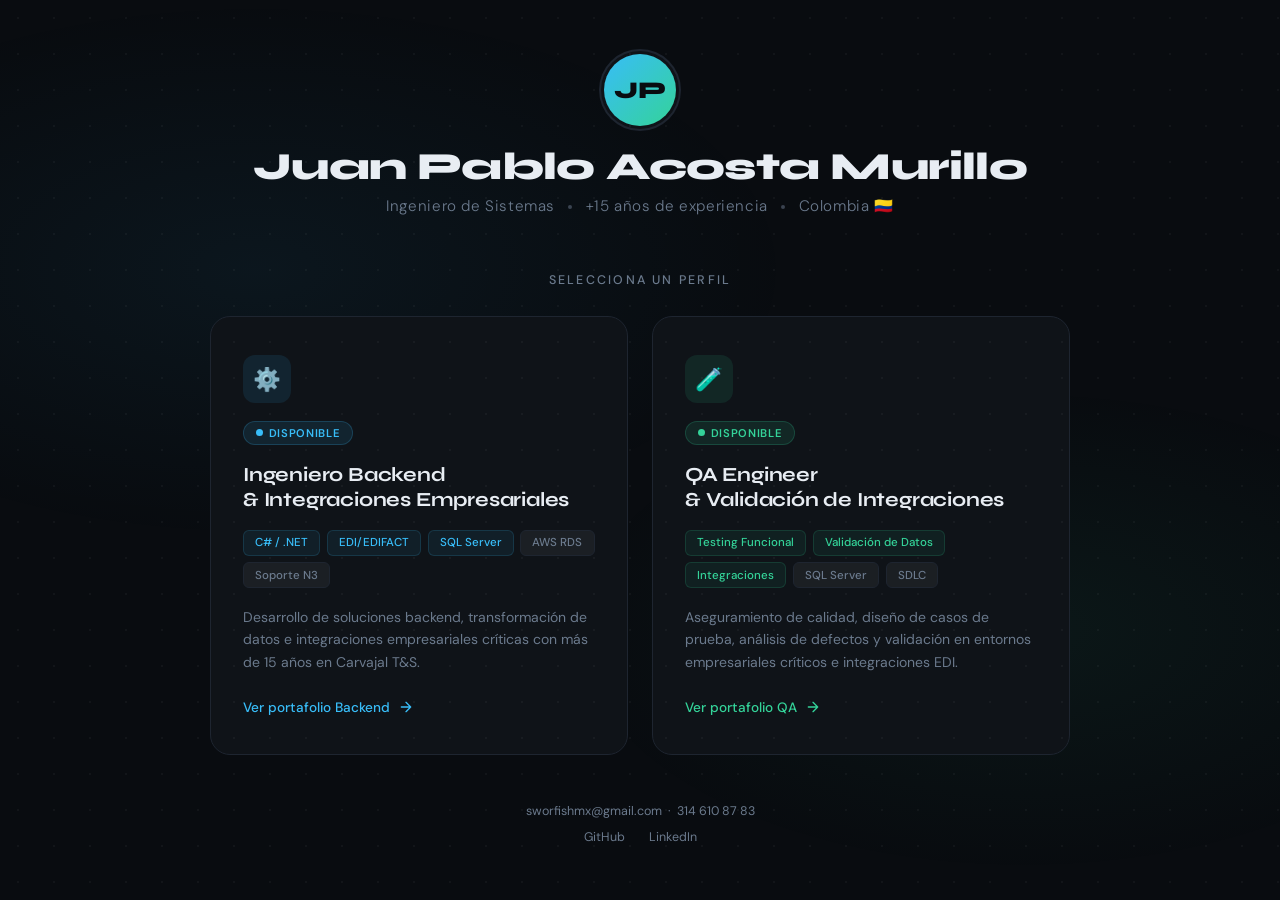
<file: index.html>
<!DOCTYPE html>
<html lang="es">
<head>
  <meta charset="UTF-8" />
  <meta name="viewport" content="width=device-width, initial-scale=1.0" />
  <title>Juan Pablo Acosta Murillo</title>
  <link href="https://fonts.googleapis.com/css2?family=Syne:wght@400;600;700;800&family=DM+Sans:ital,wght@0,300;0,400;0,500;1,300&display=swap" rel="stylesheet" />
  <style>
    *, *::before, *::after { box-sizing: border-box; margin: 0; padding: 0; }

    :root {
      --bg:        #090c10;
      --surface:   #0f1318;
      --border:    #1e2530;
      --accent-b:  #38bdf8;   /* backend — sky blue  */
      --accent-q:  #34d399;   /* qa      — emerald   */
      --text:      #e8edf3;
      --muted:     #6b7a8d;
      --glow-b:    rgba(56,189,248,.18);
      --glow-q:    rgba(52,211,153,.18);
    }

    html { scroll-behavior: smooth; }

    body {
      font-family: 'DM Sans', sans-serif;
      background: var(--bg);
      color: var(--text);
      min-height: 100vh;
      display: flex;
      flex-direction: column;
      align-items: center;
      justify-content: center;
      padding: 2rem 1.5rem;
      overflow-x: hidden;
    }

    /* ── background texture ── */
    body::before {
      content: '';
      position: fixed; inset: 0;
      background:
        radial-gradient(ellipse 70% 50% at 20% 30%, rgba(56,189,248,.06) 0%, transparent 60%),
        radial-gradient(ellipse 60% 45% at 80% 70%, rgba(52,211,153,.06) 0%, transparent 60%);
      pointer-events: none;
    }

    /* grid dots */
    body::after {
      content: '';
      position: fixed; inset: 0;
      background-image: radial-gradient(circle, rgba(255,255,255,.04) 1px, transparent 1px);
      background-size: 36px 36px;
      pointer-events: none;
    }

    /* ── header ── */
    .header {
      text-align: center;
      margin-bottom: 3.5rem;
      animation: fadeUp .7s ease both;
    }

    .avatar {
      width: 72px; height: 72px;
      border-radius: 50%;
      background: linear-gradient(135deg, var(--accent-b), var(--accent-q));
      display: flex; align-items: center; justify-content: center;
      font-family: 'Syne', sans-serif;
      font-weight: 800;
      font-size: 1.5rem;
      color: #090c10;
      margin: 0 auto 1.25rem;
      box-shadow: 0 0 0 3px var(--surface), 0 0 0 5px var(--border);
    }

    .name {
      font-family: 'Syne', sans-serif;
      font-size: clamp(1.6rem, 4vw, 2.4rem);
      font-weight: 800;
      letter-spacing: -.02em;
      line-height: 1.1;
      margin-bottom: .45rem;
    }

    .subtitle {
      color: var(--muted);
      font-size: .95rem;
      font-weight: 300;
      letter-spacing: .04em;
    }

    .subtitle span {
      display: inline-block;
      width: 4px; height: 4px;
      border-radius: 50%;
      background: var(--muted);
      vertical-align: middle;
      margin: 0 .55rem;
      opacity: .5;
    }

    /* ── chooser label ── */
    .choose-label {
      text-align: center;
      font-size: .78rem;
      font-weight: 500;
      letter-spacing: .18em;
      text-transform: uppercase;
      color: var(--muted);
      margin-bottom: 1.75rem;
      animation: fadeUp .7s .15s ease both;
    }

    /* ── cards grid ── */
    .cards {
      display: grid;
      grid-template-columns: repeat(auto-fit, minmax(300px, 1fr));
      gap: 1.5rem;
      width: 100%;
      max-width: 860px;
      animation: fadeUp .7s .25s ease both;
    }

    .card {
      position: relative;
      background: var(--surface);
      border: 1px solid var(--border);
      border-radius: 20px;
      padding: 2.4rem 2rem;
      cursor: pointer;
      text-decoration: none;
      color: inherit;
      display: flex;
      flex-direction: column;
      gap: 1.1rem;
      transition: transform .3s ease, border-color .3s ease, box-shadow .3s ease;
      overflow: hidden;
    }

    .card::before {
      content: '';
      position: absolute; inset: 0;
      border-radius: 20px;
      opacity: 0;
      transition: opacity .35s ease;
    }

    .card-backend::before  { background: radial-gradient(ellipse 80% 60% at 30% 20%, var(--glow-b), transparent 70%); }
    .card-qa::before       { background: radial-gradient(ellipse 80% 60% at 30% 20%, var(--glow-q), transparent 70%); }

    .card:hover { transform: translateY(-6px); }
    .card-backend:hover  { border-color: var(--accent-b); box-shadow: 0 20px 60px rgba(56,189,248,.12); }
    .card-qa:hover       { border-color: var(--accent-q); box-shadow: 0 20px 60px rgba(52,211,153,.12); }
    .card:hover::before  { opacity: 1; }

    /* corner accent line */
    .card::after {
      content: '';
      position: absolute;
      top: 0; left: 2rem; right: 2rem;
      height: 2px;
      border-radius: 0 0 4px 4px;
      transform: scaleX(0);
      transition: transform .35s ease;
    }
    .card-backend::after { background: linear-gradient(90deg, transparent, var(--accent-b), transparent); }
    .card-qa::after      { background: linear-gradient(90deg, transparent, var(--accent-q), transparent); }
    .card:hover::after   { transform: scaleX(1); }

    .card-icon {
      width: 48px; height: 48px;
      border-radius: 12px;
      display: flex; align-items: center; justify-content: center;
      font-size: 1.4rem;
      flex-shrink: 0;
    }
    .card-backend .card-icon { background: rgba(56,189,248,.1); }
    .card-qa      .card-icon { background: rgba(52,211,153,.1); }

    .card-badge {
      display: inline-flex;
      align-items: center;
      gap: .35rem;
      padding: .25rem .75rem;
      border-radius: 999px;
      font-size: .7rem;
      font-weight: 600;
      letter-spacing: .06em;
      text-transform: uppercase;
      align-self: flex-start;
    }
    .card-backend .card-badge { background: rgba(56,189,248,.1); color: var(--accent-b); border: 1px solid rgba(56,189,248,.2); }
    .card-qa      .card-badge { background: rgba(52,211,153,.1); color: var(--accent-q); border: 1px solid rgba(52,211,153,.2); }

    .card-title {
      font-family: 'Syne', sans-serif;
      font-size: 1.25rem;
      font-weight: 700;
      line-height: 1.25;
      letter-spacing: -.01em;
    }

    .card-pills {
      display: flex;
      flex-wrap: wrap;
      gap: .4rem;
    }

    .pill {
      padding: .28rem .7rem;
      border-radius: 6px;
      font-size: .72rem;
      font-weight: 500;
      background: rgba(255,255,255,.05);
      color: var(--muted);
      border: 1px solid var(--border);
    }
    .card-backend .pill-accent { color: var(--accent-b); background: rgba(56,189,248,.07); border-color: rgba(56,189,248,.15); }
    .card-qa      .pill-accent { color: var(--accent-q); background: rgba(52,211,153,.07); border-color: rgba(52,211,153,.15); }

    .card-desc {
      font-size: .875rem;
      color: var(--muted);
      line-height: 1.6;
    }

    .card-cta {
      display: flex;
      align-items: center;
      gap: .5rem;
      font-size: .85rem;
      font-weight: 500;
      margin-top: auto;
      padding-top: .5rem;
    }
    .card-backend .card-cta { color: var(--accent-b); }
    .card-qa      .card-cta { color: var(--accent-q); }

    .card-cta svg { transition: transform .25s ease; }
    .card:hover .card-cta svg { transform: translateX(5px); }

    /* ── footer ── */
    .footer {
      margin-top: 3rem;
      text-align: center;
      font-size: .78rem;
      color: var(--muted);
      animation: fadeUp .7s .4s ease both;
    }
    .footer a { color: var(--muted); text-decoration: none; border-bottom: 1px solid transparent; transition: border-color .2s, color .2s; }
    .footer a:hover { color: var(--text); border-color: var(--muted); }
    .footer-links { display: flex; justify-content: center; gap: 1.5rem; margin-top: .6rem; }

    /* ── animations ── */
    @keyframes fadeUp {
      from { opacity: 0; transform: translateY(20px); }
      to   { opacity: 1; transform: translateY(0); }
    }

    /* ── responsive ── */
    @media (max-width: 540px) {
      .cards { grid-template-columns: 1fr; }
      .card { padding: 1.75rem 1.5rem; }
    }
  </style>
</head>
<body>

  <header class="header">
    <div class="avatar">JP</div>
    <h1 class="name">Juan Pablo Acosta Murillo</h1>
    <p class="subtitle">
      Ingeniero de Sistemas
      <span></span>
      +15 años de experiencia
      <span></span>
      Colombia 🇨🇴
    </p>
  </header>

  <p class="choose-label">Selecciona un perfil</p>

  <div class="cards">

    <!-- BACKEND -->
    <a class="card card-backend" href="./backend/index.html">
      <div class="card-icon">⚙️</div>
      <span class="card-badge">
        <svg width="7" height="7" viewBox="0 0 8 8"><circle cx="4" cy="4" r="4" fill="currentColor"/></svg>
        Disponible
      </span>
      <h2 class="card-title">Ingeniero Backend<br/>& Integraciones Empresariales</h2>
      <div class="card-pills">
        <span class="pill pill-accent">C# / .NET</span>
        <span class="pill pill-accent">EDI/EDIFACT</span>
        <span class="pill pill-accent">SQL Server</span>
        <span class="pill">AWS RDS</span>
        <span class="pill">Soporte N3</span>
      </div>
      <p class="card-desc">
        Desarrollo de soluciones backend, transformación de datos e integraciones 
        empresariales críticas con más de 15 años en Carvajal T&S.
      </p>
      <div class="card-cta">
        Ver portafolio Backend
        <svg width="16" height="16" viewBox="0 0 24 24" fill="none" stroke="currentColor" stroke-width="2" stroke-linecap="round" stroke-linejoin="round"><path d="M5 12h14M12 5l7 7-7 7"/></svg>
      </div>
    </a>

    <!-- QA -->
    <a class="card card-qa" href="./qa/index.html">
      <div class="card-icon">🧪</div>
      <span class="card-badge">
        <svg width="7" height="7" viewBox="0 0 8 8"><circle cx="4" cy="4" r="4" fill="currentColor"/></svg>
        Disponible
      </span>
      <h2 class="card-title">QA Engineer<br/>& Validación de Integraciones</h2>
      <div class="card-pills">
        <span class="pill pill-accent">Testing Funcional</span>
        <span class="pill pill-accent">Validación de Datos</span>
        <span class="pill pill-accent">Integraciones</span>
        <span class="pill">SQL Server</span>
        <span class="pill">SDLC</span>
      </div>
      <p class="card-desc">
        Aseguramiento de calidad, diseño de casos de prueba, análisis de defectos 
        y validación en entornos empresariales críticos e integraciones EDI.
      </p>
      <div class="card-cta">
        Ver portafolio QA
        <svg width="16" height="16" viewBox="0 0 24 24" fill="none" stroke="currentColor" stroke-width="2" stroke-linecap="round" stroke-linejoin="round"><path d="M5 12h14M12 5l7 7-7 7"/></svg>
      </div>
    </a>

  </div>

  <footer class="footer">
    <p>sworfishmx@gmail.com &nbsp;·&nbsp; 314 610 87 83</p>
    <div class="footer-links">
      <a href="https://github.com/GitJPam" target="_blank">GitHub</a>
      <a href="https://www.linkedin.com/in/juan-pablo-a-18717046/" target="_blank">LinkedIn</a>
    </div>
  </footer>

</body>
</html>
</file>
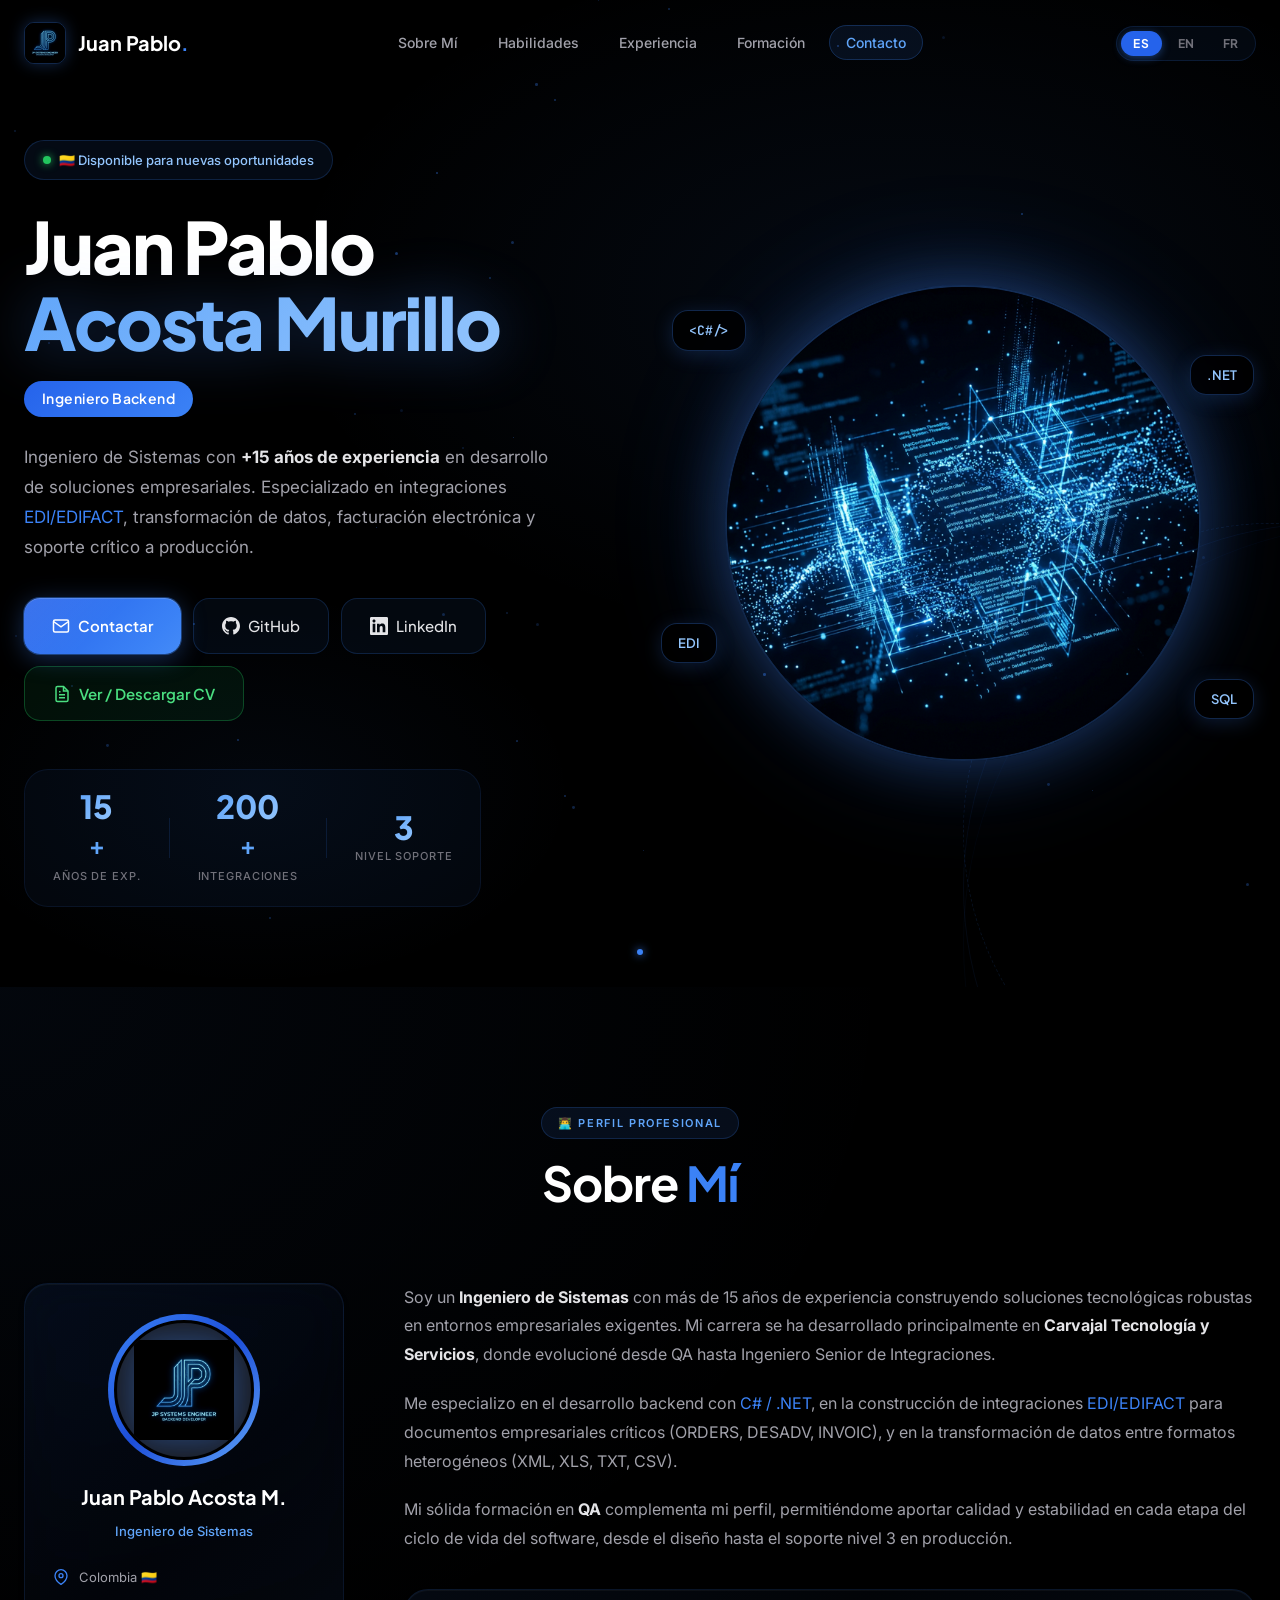
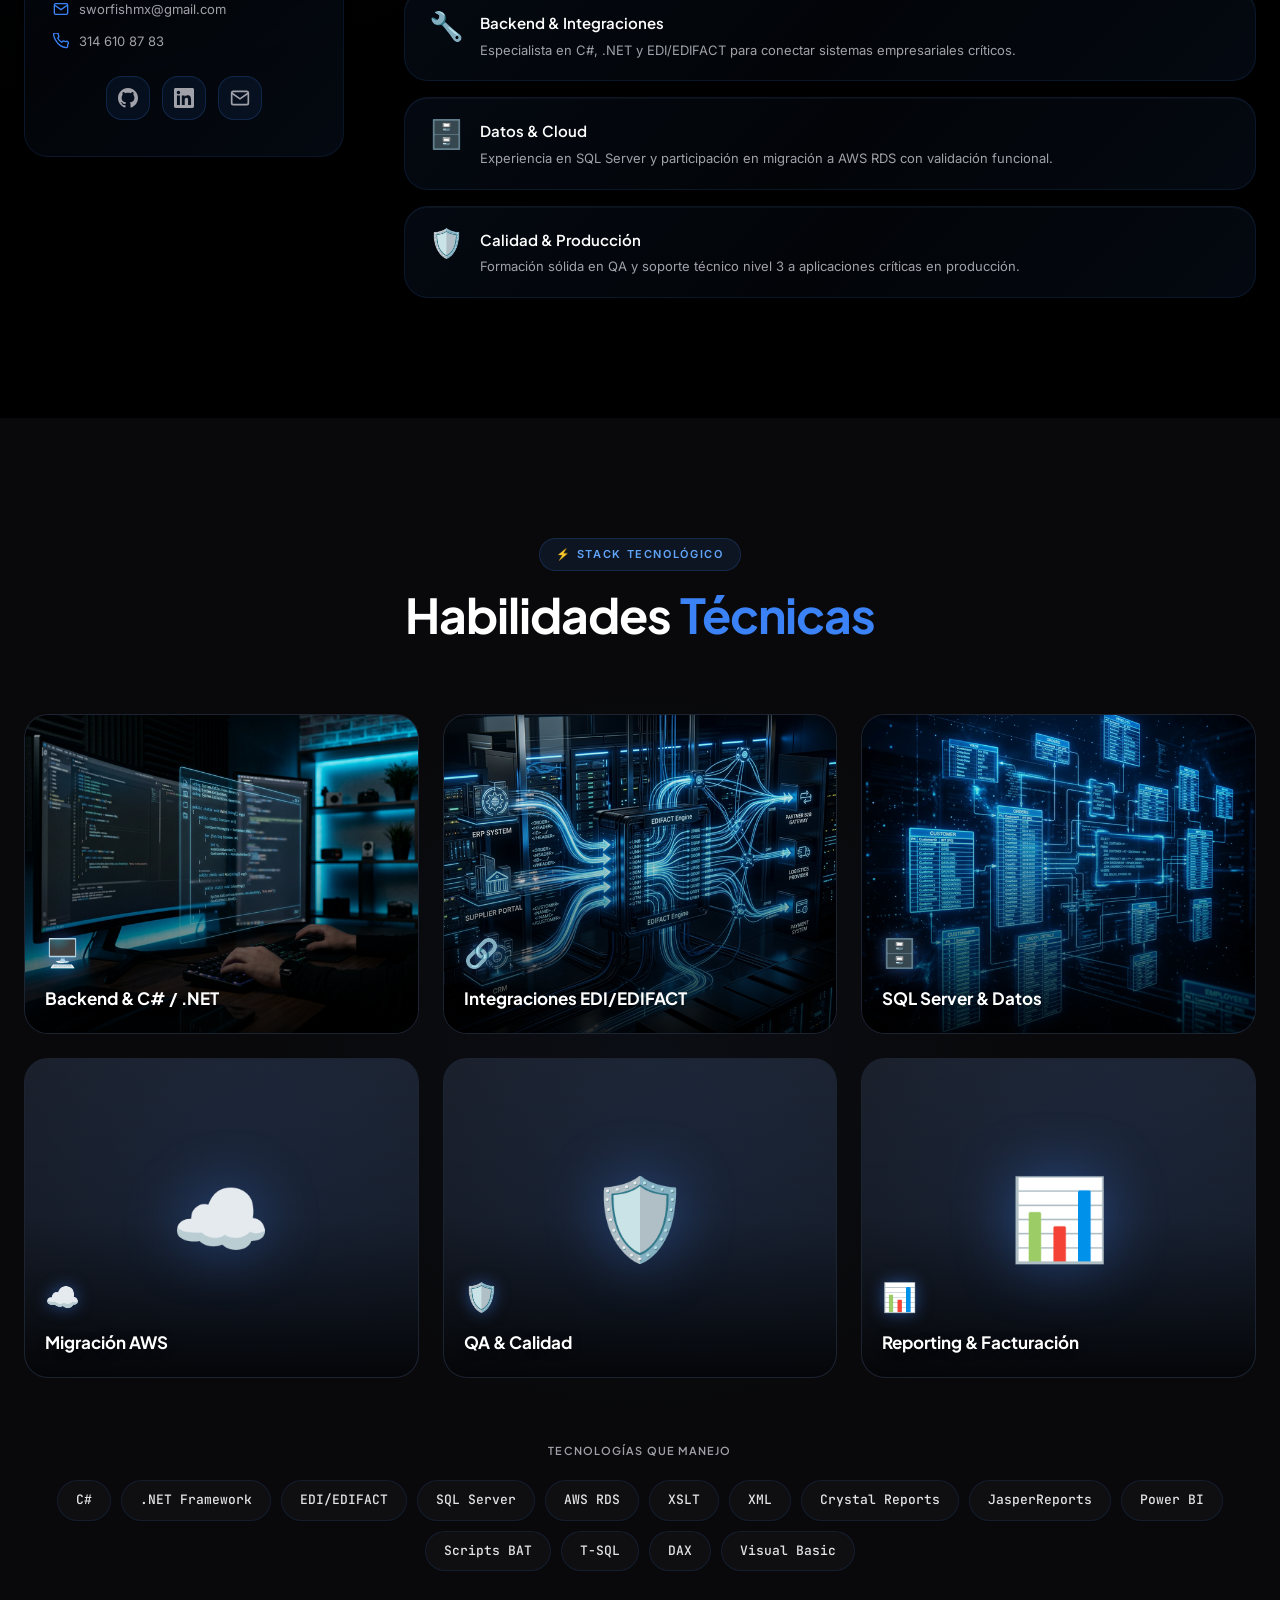
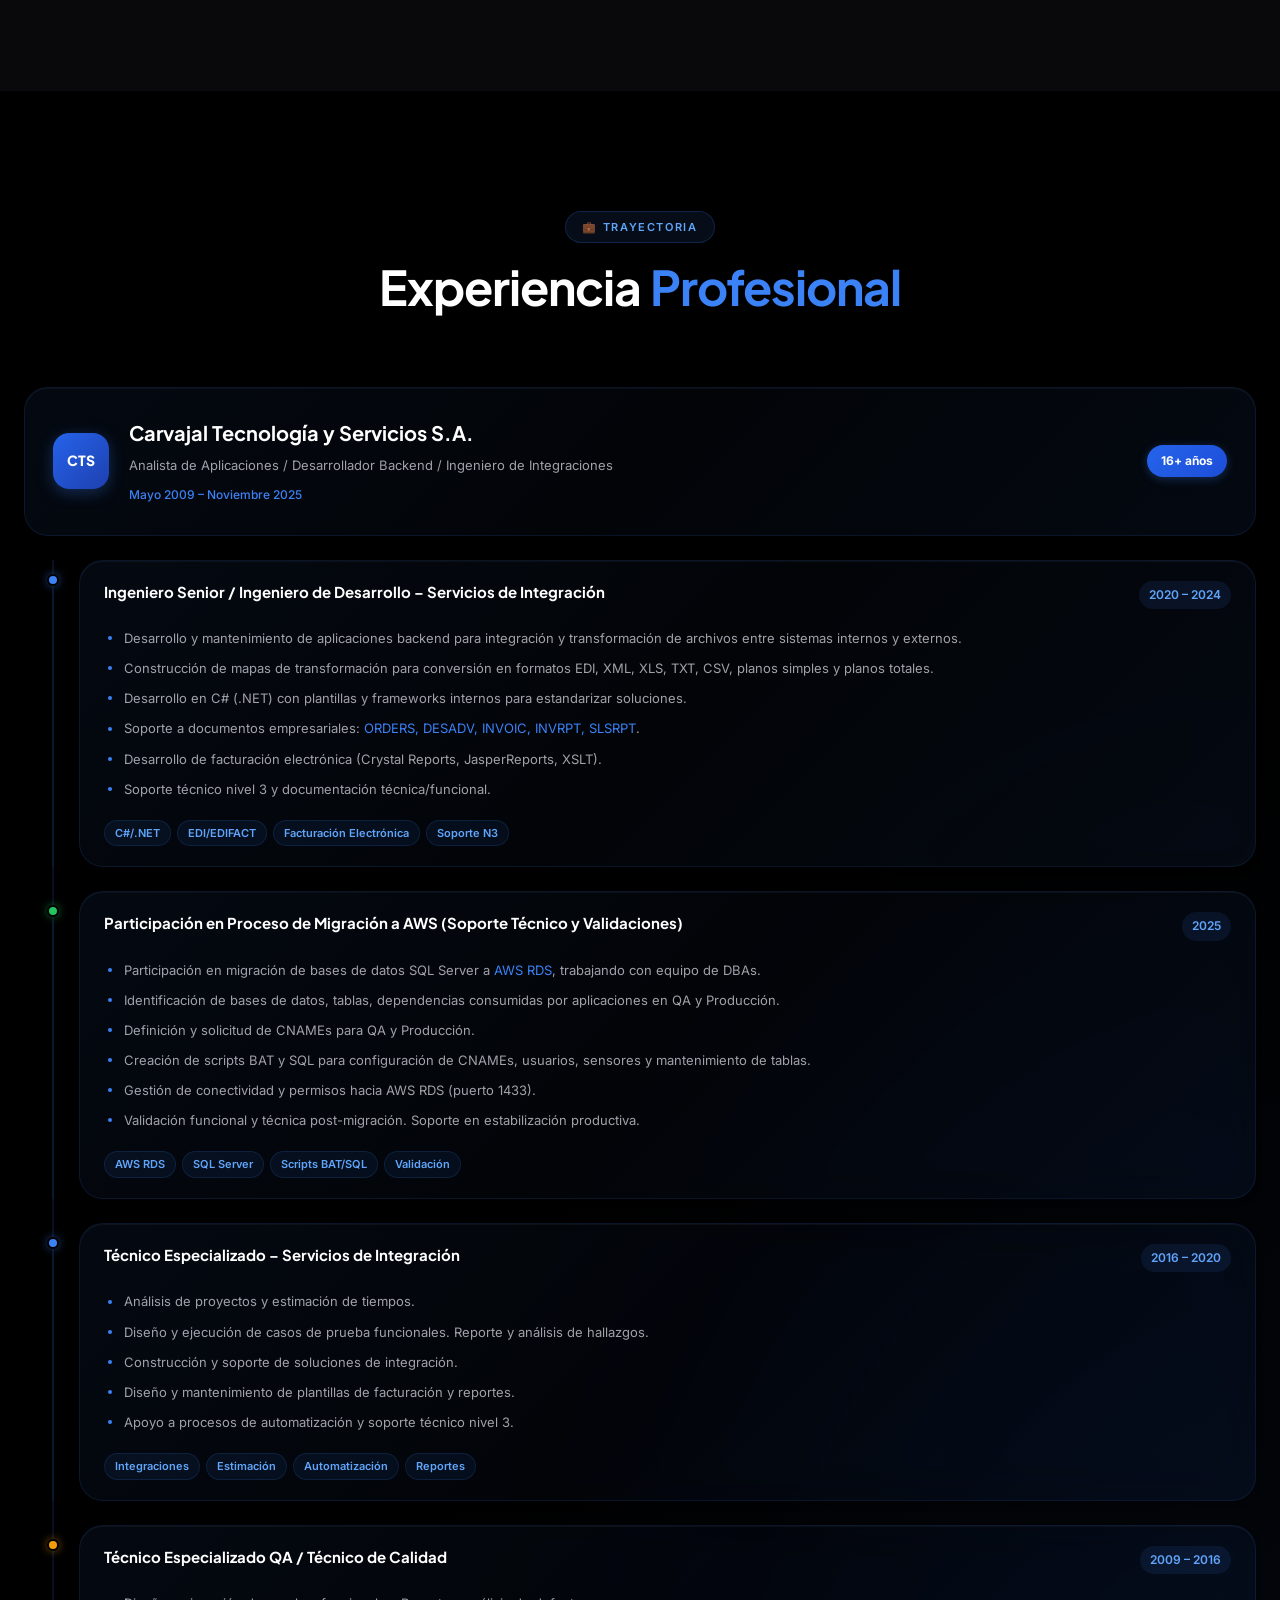
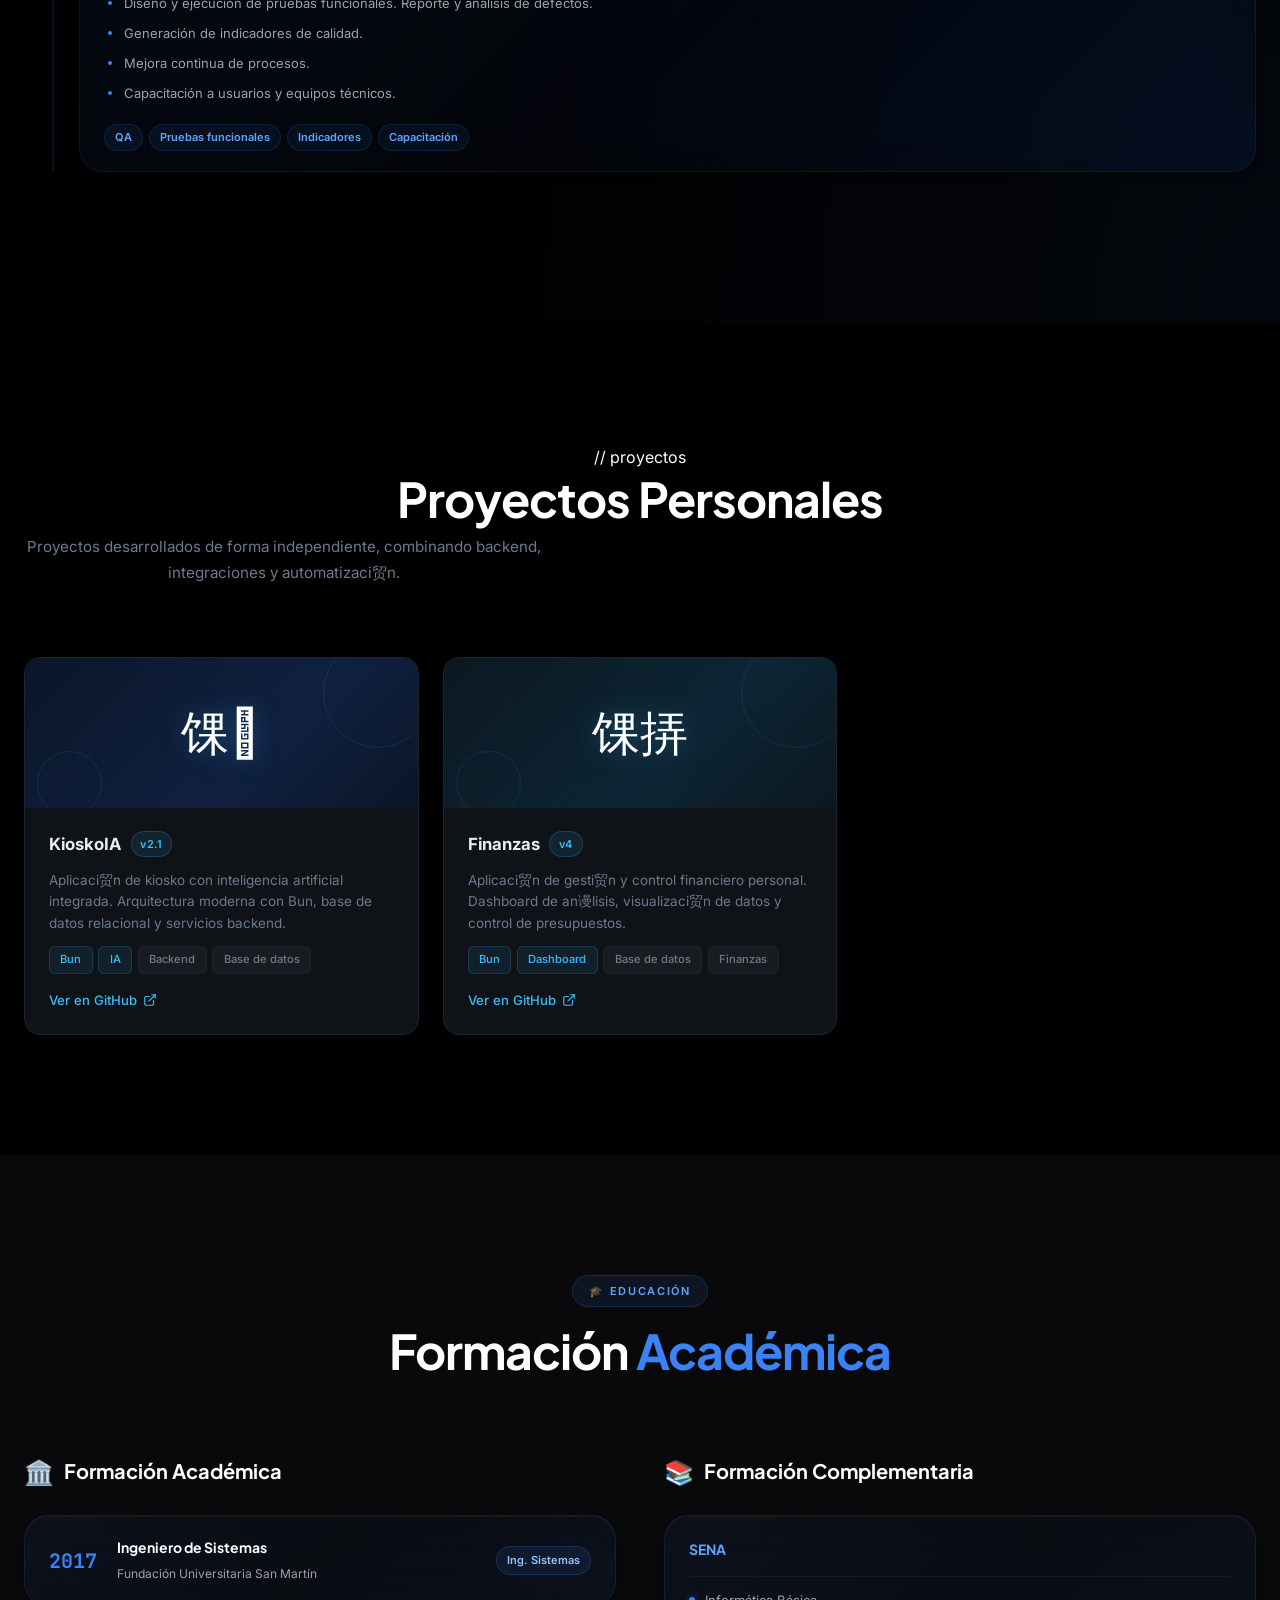
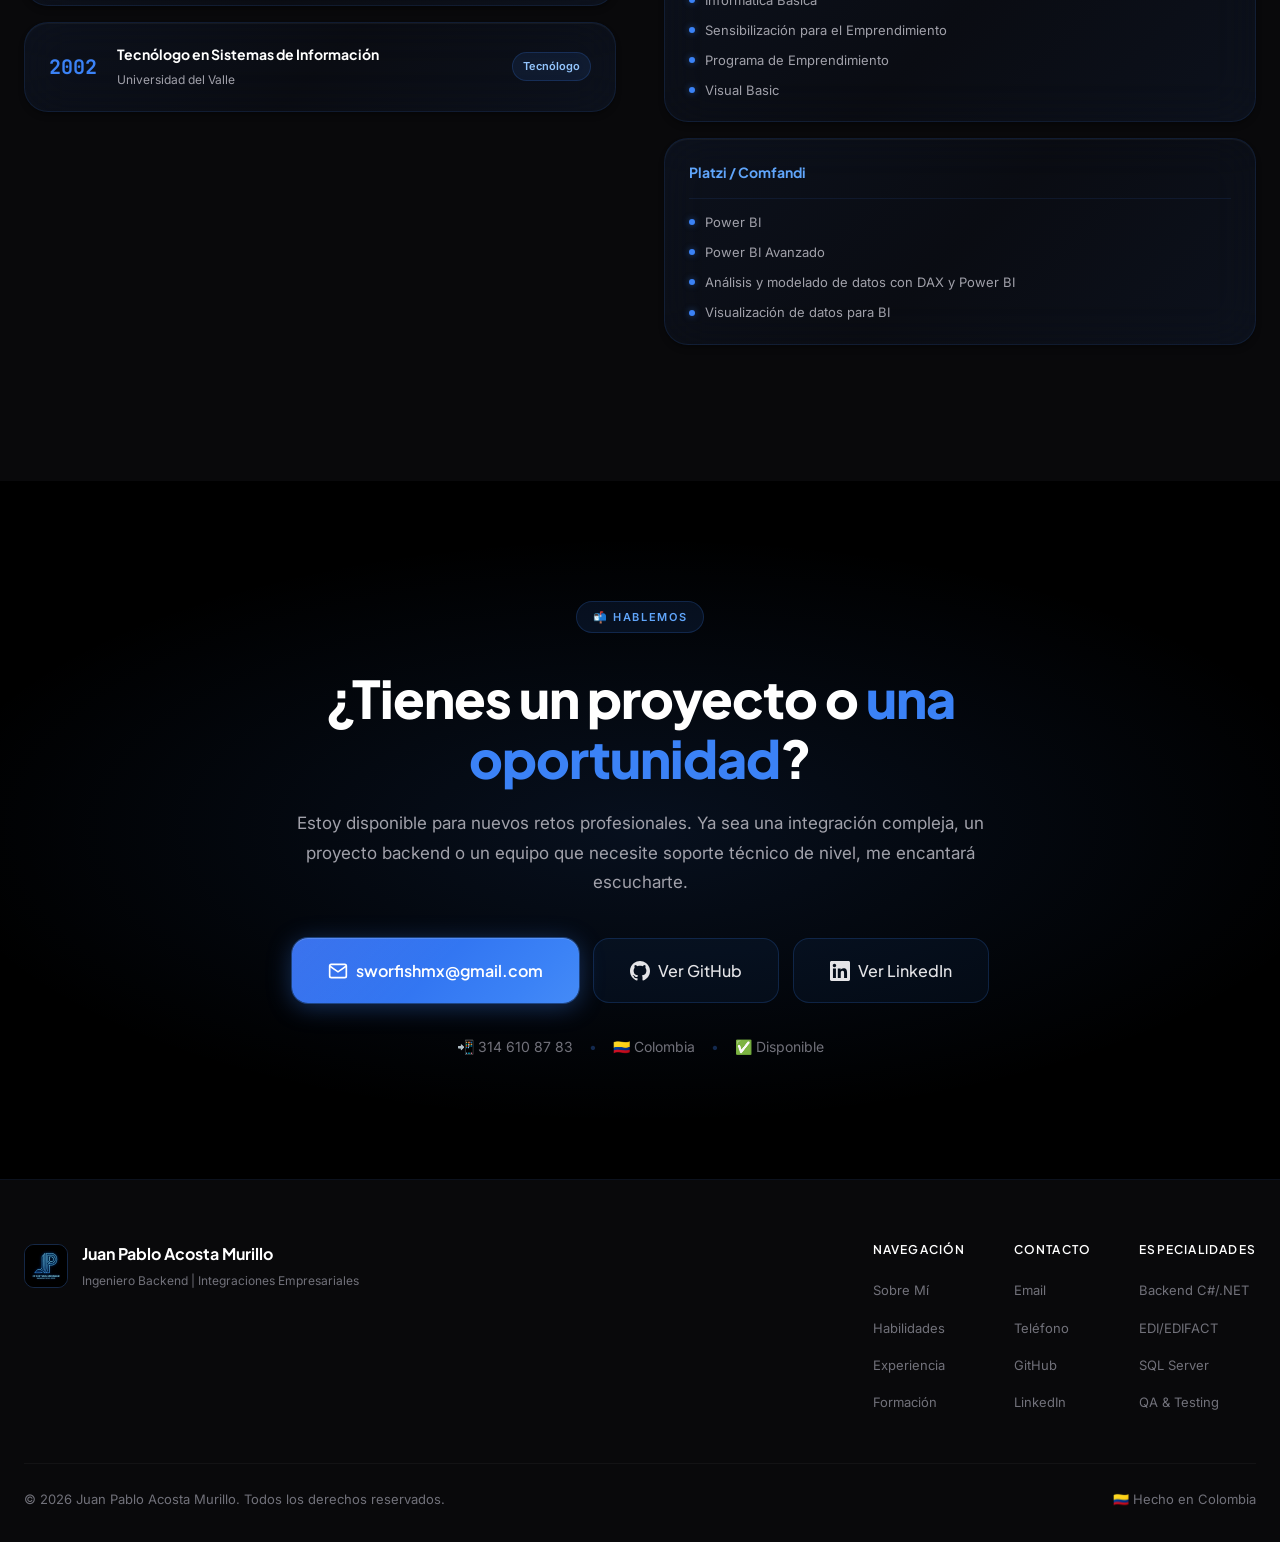
<file: backend/index.html>
<!DOCTYPE html>
<html lang="es">

<head>
    <meta charset="UTF-8">
    <meta name="viewport" content="width=device-width, initial-scale=1.0">
    <meta name="description"
        content="Portfolio profesional de Juan Pablo Acosta Murillo — Ingeniero Backend, Integraciones Empresariales EDI/EDIFACT, C#/.NET, SQL Server y Soporte a Producción con +15 años de experiencia.">
    <meta name="keywords"
        content="Juan Pablo Acosta, Ingeniero Backend, C# .NET, EDI EDIFACT, SQL Server, Integraciones Empresariales, Ingeniería de Sistemas Colombia">
    <meta name="author" content="Juan Pablo Acosta Murillo">
    <meta property="og:title" content="Juan Pablo Acosta Murillo | Ingeniero Backend">
    <meta property="og:description"
        content="Ingeniero Backend especializado en integraciones EDI, transformación de datos y soporte a producción.">
    <title>Juan Pablo Acosta Murillo | Ingeniero Backend & Sistemas</title>

    <!-- Google Fonts -->
    <link rel="preconnect" href="https://fonts.googleapis.com">
    <link rel="preconnect" href="https://fonts.gstatic.com" crossorigin>
    <link
        href="https://fonts.googleapis.com/css2?family=Plus+Jakarta+Sans:wght@400;500;600;700;800&family=Inter:wght@300;400;500;600&family=JetBrains+Mono:wght@400;500&display=swap"
        rel="stylesheet">

    <link rel="stylesheet" href="styles.css">

<!-- =============================================
     ESTILOS DE LA SECCI脫N DE PROYECTOS
     Pega esto dentro de tu <style> o en tu CSS
     ============================================= -->
<style>
/* --- Proyectos grid --- */
.projects-grid {
  display: grid;
  grid-template-columns: repeat(auto-fill, minmax(300px, 1fr));
  gap: 1.5rem;
  margin-top: 2.5rem;
}

.project-card {
  background: var(--card-bg, #0f1318);
  border: 1px solid var(--border-color, #1e2530);
  border-radius: 16px;
  overflow: hidden;
  display: flex;
  flex-direction: column;
  transition: border-color .3s ease, box-shadow .3s ease, transform .3s ease;
}
.project-card:hover {
  border-color: var(--primary, #38bdf8);
  box-shadow: 0 12px 40px rgba(56,189,248,.1);
  transform: translateY(-4px);
}

/* preview banner */
.project-preview {
  height: 150px;
  display: flex;
  align-items: center;
  justify-content: center;
  position: relative;
  overflow: hidden;
}
.project-preview-kiosko {
  background: linear-gradient(135deg, #0a1628 0%, #0f2040 60%, #0a1628 100%);
}
.project-preview-finanzas {
  background: linear-gradient(135deg, #0a1820 0%, #0d2535 60%, #0a1820 100%);
}
.project-preview-icon {
  font-size: 3rem;
  position: relative; z-index: 1;
  filter: drop-shadow(0 0 12px rgba(56,189,248,.3));
}
/* decorative rings */
.project-preview::before,
.project-preview::after {
  content: '';
  position: absolute;
  border-radius: 50%;
  border: 1px solid var(--primary, #38bdf8);
  opacity: .12;
}
.project-preview::before { width: 110px; height: 110px; top: -20px; right: -15px; }
.project-preview::after  { width:  65px; height:  65px; bottom: -8px; left: 12px; }

/* body */
.project-body {
  padding: 1.4rem 1.5rem;
  display: flex;
  flex-direction: column;
  gap: .7rem;
  flex: 1;
}
.project-header {
  display: flex;
  align-items: center;
  gap: .6rem;
}
.project-title {
  font-size: 1.05rem;
  font-weight: 700;
  color: var(--text, #e8edf3);
}
.project-version {
  font-size: .68rem;
  font-weight: 600;
  padding: .18rem .55rem;
  border-radius: 999px;
  background: rgba(56,189,248,.1);
  color: var(--primary, #38bdf8);
  border: 1px solid rgba(56,189,248,.2);
  letter-spacing: .04em;
}
.project-desc {
  font-size: .845rem;
  color: var(--text-muted, #6b7a8d);
  line-height: 1.6;
}
.project-stack {
  display: flex;
  flex-wrap: wrap;
  gap: .35rem;
}
.project-tag {
  padding: .22rem .65rem;
  border-radius: 6px;
  font-size: .7rem;
  font-weight: 500;
  background: rgba(255,255,255,.04);
  color: var(--text-muted, #6b7a8d);
  border: 1px solid var(--border-color, #1e2530);
}
.project-tag-accent {
  background: rgba(56,189,248,.08);
  color: var(--primary, #38bdf8);
  border-color: rgba(56,189,248,.18);
}
.project-link {
  display: inline-flex;
  align-items: center;
  gap: .4rem;
  margin-top: auto;
  padding-top: .25rem;
  font-size: .82rem;
  font-weight: 500;
  color: var(--primary, #38bdf8);
  text-decoration: none;
  transition: gap .2s ease;
}
.project-link:hover { gap: .65rem; }

/* si tu portafolio no define .section-subtitle, esto lo agrega */
.section-subtitle {
  color: var(--text-muted, #6b7a8d);
  font-size: .95rem;
  max-width: 520px;
  line-height: 1.65;
  margin-top: .5rem;
}

@media (max-width: 520px) {
  .projects-grid { grid-template-columns: 1fr; }
}
</style>
</head>

<body>

    <!-- ======================== NAVBAR ======================== -->
    <nav class="navbar" id="navbar">
        <div class="container nav-container">
            <a href="#hero" class="nav-logo">
                <img src="./images/logo.png" alt="JP Logo" class="logo-img">
                <span class="logo-text">Juan Pablo<span class="logo-accent">.</span></span>
            </a>
            <ul class="nav-links" id="navLinks">
                <li><a href="#sobre-mi" class="nav-link" data-i18n="nav-sobre">Sobre Mí</a></li>
                <li><a href="#habilidades" class="nav-link" data-i18n="nav-habilidades">Habilidades</a></li>
                <li><a href="#experiencia" class="nav-link" data-i18n="nav-experiencia">Experiencia</a></li>
                <li><a href="#formacion" class="nav-link" data-i18n="nav-formacion">Formación</a></li>
                <li><a href="#contacto" class="nav-link nav-link-cta" data-i18n="nav-contacto">Contacto</a></li>
            </ul>
            <div class="lang-switcher" id="langSwitcher">
                <button class="lang-btn active" data-lang="es">ES</button>
                <button class="lang-btn" data-lang="en">EN</button>
                <button class="lang-btn" data-lang="fr">FR</button>
            </div>
            <button class="mobile-menu-toggle" id="mobileToggle" aria-label="Abrir menú">
                <span></span><span></span><span></span>
            </button>
        </div>
        <!-- Mobile Menu -->
        <div class="mobile-menu" id="mobileMenu">
            <ul>
                <li><a href="#sobre-mi" class="nav-link" data-i18n="nav-sobre" onclick="closeMobileMenu()">Sobre Mí</a>
                </li>
                <li><a href="#habilidades" class="nav-link" data-i18n="nav-habilidades"
                        onclick="closeMobileMenu()">Habilidades</a></li>
                <li><a href="#experiencia" class="nav-link" data-i18n="nav-experiencia"
                        onclick="closeMobileMenu()">Experiencia</a></li>
                <li><a href="#formacion" class="nav-link" data-i18n="nav-formacion"
                        onclick="closeMobileMenu()">Formación</a></li>
                <li><a href="#contacto" class="nav-link" data-i18n="nav-contacto"
                        onclick="closeMobileMenu()">Contacto</a></li>
            </ul>
        </div>
    </nav>

    <!-- ======================== HERO ======================== -->
    <section class="hero" id="hero">
        <div class="particles-container" id="particlesContainer"></div>
        <div class="hero-bg-gradient"></div>

        <div class="container hero-container">
            <div class="hero-content">
                <div class="hero-badge animate-fade-up">
                    <span class="badge-dot"></span>
                    <span data-i18n="hero-badge">🇨🇴 Disponible para nuevas oportunidades</span>
                </div>

                <h1 class="hero-title animate-fade-up delay-1">
                    Juan Pablo<br>
                    <span class="hero-title-accent">Acosta Murillo</span>
                </h1>

                <div class="hero-roles animate-fade-up delay-2">
                    <span class="role-tag" id="roleCycler">Ingeniero Backend</span>
                </div>

                <p class="hero-subtitle animate-fade-up delay-3" data-i18n-html="hero-subtitle">
                    Ingeniero de Sistemas con <strong>+15 años de experiencia</strong> en desarrollo de soluciones
                    empresariales.
                    Especializado en integraciones <span class="text-accent">EDI/EDIFACT</span>, transformación de
                    datos,
                    facturación electrónica y soporte crítico a producción.
                </p>

                <div class="hero-ctas animate-fade-up delay-4">
                    <a href="#contacto" class="btn-primary" id="ctaContact">
                        <svg width="18" height="18" viewBox="0 0 24 24" fill="none" stroke="currentColor"
                            stroke-width="2">
                            <path d="M4 4h16c1.1 0 2 .9 2 2v12c0 1.1-.9 2-2 2H4c-1.1 0-2-.9-2-2V6c0-1.1.9-2 2-2z" />
                            <polyline points="22,6 12,13 2,6" />
                        </svg>
                        <span data-i18n="cta-contact">Contactar</span>
                    </a>
                    <a href="https://github.com/GitJPam" target="_blank" rel="noopener" class="btn-secondary"
                        id="ctaGithub">
                        <svg width="18" height="18" viewBox="0 0 24 24" fill="currentColor">
                            <path
                                d="M12 0c-6.626 0-12 5.373-12 12 0 5.302 3.438 9.8 8.207 11.387.599.111.793-.261.793-.577v-2.234c-3.338.726-4.033-1.416-4.033-1.416-.546-1.387-1.333-1.756-1.333-1.756-1.089-.745.083-.729.083-.729 1.205.084 1.839 1.237 1.839 1.237 1.07 1.834 2.807 1.304 3.492.997.107-.775.418-1.305.762-1.604-2.665-.305-5.467-1.334-5.467-5.931 0-1.311.469-2.381 1.236-3.221-.124-.303-.535-1.524.117-3.176 0 0 1.008-.322 3.301 1.23.957-.266 1.983-.399 3.003-.404 1.02.005 2.047.138 3.006.404 2.291-1.552 3.297-1.23 3.297-1.23.653 1.653.242 2.874.118 3.176.77.84 1.235 1.911 1.235 3.221 0 4.609-2.807 5.624-5.479 5.921.43.372.823 1.102.823 2.222v3.293c0 .319.192.694.801.576 4.765-1.589 8.199-6.086 8.199-11.386 0-6.627-5.373-12-12-12z" />
                        </svg>
                        GitHub
                    </a>
                    <a href="https://www.linkedin.com/in/juan-pablo-a-18717046/" target="_blank" rel="noopener"
                        class="btn-secondary" id="ctaLinkedin">
                        <svg width="18" height="18" viewBox="0 0 24 24" fill="currentColor">
                            <path
                                d="M20.447 20.452h-3.554v-5.569c0-1.328-.027-3.037-1.852-3.037-1.853 0-2.136 1.445-2.136 2.939v5.667H9.351V9h3.414v1.561h.046c.477-.9 1.637-1.85 3.37-1.85 3.601 0 4.267 2.37 4.267 5.455v6.286zM5.337 7.433c-1.144 0-2.063-.926-2.063-2.065 0-1.138.92-2.063 2.063-2.063 1.14 0 2.064.925 2.064 2.063 0 1.139-.925 2.065-2.064 2.065zm1.782 13.019H3.555V9h3.564v11.452zM22.225 0H1.771C.792 0 0 .774 0 1.729v20.542C0 23.227.792 24 1.771 24h20.451C23.2 24 24 23.227 24 22.271V1.729C24 .774 23.2 0 22.222 0h.003z" />
                        </svg>
                        LinkedIn
                    </a>
                    <a href="./cv/CV_Juan_Pablo_Acosta_Murillo_es.pdf" target="_blank" class="btn-cv" id="ctaCV">
                        <svg width="18" height="18" viewBox="0 0 24 24" fill="none" stroke="currentColor"
                            stroke-width="2">
                            <path d="M14 2H6a2 2 0 0 0-2 2v16a2 2 0 0 0 2 2h12a2 2 0 0 0 2-2V8z" />
                            <polyline points="14 2 14 8 20 8" />
                            <line x1="16" y1="13" x2="8" y2="13" />
                            <line x1="16" y1="17" x2="8" y2="17" />
                            <polyline points="10 9 9 9 8 9" />
                        </svg>
                        <span data-i18n="cta-cv">Ver / Descargar CV</span>
                    </a>
                </div>

                <div class="hero-stats animate-fade-up delay-5">
                    <div class="stat-item">
                        <span class="stat-value" data-target="15">0</span><span class="stat-plus">+</span>
                        <span class="stat-label" data-i18n="stat-exp">Años de exp.</span>
                    </div>
                    <div class="stat-divider"></div>
                    <div class="stat-item">
                        <span class="stat-value" data-target="200">0</span><span class="stat-plus">+</span>
                        <span class="stat-label" data-i18n="stat-int">Integraciones</span>
                    </div>
                    <div class="stat-divider"></div>
                    <div class="stat-item">
                        <span class="stat-value" data-target="3">0</span><span class="stat-plus"></span>
                        <span class="stat-label" data-i18n="stat-soporte">Nivel Soporte</span>
                    </div>
                </div>
            </div>

            <div class="hero-visual animate-fade-rotate">
                <div class="hero-visual-glow"></div>
                <div class="hero-visual-ring ring-1"></div>
                <div class="hero-visual-ring ring-2"></div>
                <div class="hero-visual-ring ring-3"></div>
                <img src="./images/hero_visual.png" alt="Backend Engineering Visual" class="hero-visual-img"
                    id="heroVisual">
                <div class="hero-floating-badge badge-csharp">
                    <span class="mono">&lt;C#/&gt;</span>
                </div>
                <div class="hero-floating-badge badge-net">
                    <span>.NET</span>
                </div>
                <div class="hero-floating-badge badge-edi">
                    <span>EDI</span>
                </div>
                <div class="hero-floating-badge badge-sql">
                    <span>SQL</span>
                </div>
            </div>
        </div>

        <div class="scroll-indicator">
            <div class="scroll-dot"></div>
        </div>
    </section>

    <!-- ======================== SOBRE MÍ ======================== -->
    <section class="section sobre-mi" id="sobre-mi">
        <div class="container">
            <div class="section-header reveal">
                <span class="section-label" data-i18n="label-sobre">👨‍💻 Perfil Profesional</span>
                <h2 class="section-title" data-i18n-html="title-sobre">Sobre <span class="text-accent">Mí</span></h2>
            </div>

            <div class="sobre-mi-grid">
                <div class="sobre-mi-left reveal">
                    <div class="profile-card glass-card">
                        <div class="profile-avatar-wrapper">
                            <div class="profile-avatar-ring"></div>
                            <div class="profile-avatar">
                                <img src="./images/logo.png" alt="JP" class="profile-logo">
                            </div>
                        </div>
                        <h3 class="profile-name">Juan Pablo Acosta M.</h3>
                        <p class="profile-role">Ingeniero de Sistemas</p>
                        <div class="profile-info">
                            <div class="profile-info-item">
                                <svg width="16" height="16" viewBox="0 0 24 24" fill="none" stroke="currentColor"
                                    stroke-width="2">
                                    <path d="M21 10c0 7-9 13-9 13s-9-6-9-13a9 9 0 0118 0z" />
                                    <circle cx="12" cy="10" r="3" />
                                </svg>
                                <span>Colombia 🇨🇴</span>
                            </div>
                            <div class="profile-info-item">
                                <svg width="16" height="16" viewBox="0 0 24 24" fill="none" stroke="currentColor"
                                    stroke-width="2">
                                    <path
                                        d="M4 4h16c1.1 0 2 .9 2 2v12c0 1.1-.9 2-2 2H4c-1.1 0-2-.9-2-2V6c0-1.1.9-2 2-2z" />
                                    <polyline points="22,6 12,13 2,6" />
                                </svg>
                                <span>sworfishmx@gmail.com</span>
                            </div>
                            <div class="profile-info-item">
                                <svg width="16" height="16" viewBox="0 0 24 24" fill="none" stroke="currentColor"
                                    stroke-width="2">
                                    <path
                                        d="M22 16.92v3a2 2 0 01-2.18 2 19.79 19.79 0 01-8.63-3.07A19.5 19.5 0 014 10.94a19.79 19.79 0 01-3.07-8.67A2 2 0 012.93 0h3a2 2 0 012 1.72c.127.96.362 1.903.7 2.81a2 2 0 01-.45 2.11L7.09 7.91a16 16 0 006 6l1.27-1.27a2 2 0 012.11-.45c.907.338 1.85.573 2.81.7A2 2 0 0122 16.92z" />
                                </svg>
                                <span>314 610 87 83</span>
                            </div>
                        </div>
                        <div class="profile-socials">
                            <a href="https://github.com/GitJPam" target="_blank" class="social-btn" id="socialGithub"
                                aria-label="GitHub">
                                <svg width="20" height="20" viewBox="0 0 24 24" fill="currentColor">
                                    <path
                                        d="M12 0c-6.626 0-12 5.373-12 12 0 5.302 3.438 9.8 8.207 11.387.599.111.793-.261.793-.577v-2.234c-3.338.726-4.033-1.416-4.033-1.416-.546-1.387-1.333-1.756-1.333-1.756-1.089-.745.083-.729.083-.729 1.205.084 1.839 1.237 1.839 1.237 1.07 1.834 2.807 1.304 3.492.997.107-.775.418-1.305.762-1.604-2.665-.305-5.467-1.334-5.467-5.931 0-1.311.469-2.381 1.236-3.221-.124-.303-.535-1.524.117-3.176 0 0 1.008-.322 3.301 1.23.957-.266 1.983-.399 3.003-.404 1.02.005 2.047.138 3.006.404 2.291-1.552 3.297-1.23 3.297-1.23.653 1.653.242 2.874.118 3.176.77.84 1.235 1.911 1.235 3.221 0 4.609-2.807 5.624-5.479 5.921.43.372.823 1.102.823 2.222v3.293c0 .319.192.694.801.576 4.765-1.589 8.199-6.086 8.199-11.386 0-6.627-5.373-12-12-12z" />
                                </svg>
                            </a>
                            <a href="https://www.linkedin.com/in/juan-pablo-a-18717046/" target="_blank"
                                class="social-btn" id="socialLinkedin" aria-label="LinkedIn">
                                <svg width="20" height="20" viewBox="0 0 24 24" fill="currentColor">
                                    <path
                                        d="M20.447 20.452h-3.554v-5.569c0-1.328-.027-3.037-1.852-3.037-1.853 0-2.136 1.445-2.136 2.939v5.667H9.351V9h3.414v1.561h.046c.477-.9 1.637-1.85 3.37-1.85 3.601 0 4.267 2.37 4.267 5.455v6.286zM5.337 7.433c-1.144 0-2.063-.926-2.063-2.065 0-1.138.92-2.063 2.063-2.063 1.14 0 2.064.925 2.064 2.063 0 1.139-.925 2.065-2.064 2.065zm1.782 13.019H3.555V9h3.564v11.452zM22.225 0H1.771C.792 0 0 .774 0 1.729v20.542C0 23.227.792 24 1.771 24h20.451C23.2 24 24 23.227 24 22.271V1.729C24 .774 23.2 0 22.222 0h.003z" />
                                </svg>
                            </a>
                            <a href="mailto:sworfishmx@gmail.com" class="social-btn" id="socialEmail"
                                aria-label="Email">
                                <svg width="20" height="20" viewBox="0 0 24 24" fill="none" stroke="currentColor"
                                    stroke-width="2">
                                    <path
                                        d="M4 4h16c1.1 0 2 .9 2 2v12c0 1.1-.9 2-2 2H4c-1.1 0-2-.9-2-2V6c0-1.1.9-2 2-2z" />
                                    <polyline points="22,6 12,13 2,6" />
                                </svg>
                            </a>
                        </div>
                    </div>
                </div>

                <div class="sobre-mi-right reveal">
                    <p class="about-text" data-i18n-html="about-p1">
                        Soy un <strong class="text-accent">Ingeniero de Sistemas</strong> con más de 15 años de
                        experiencia
                        construyendo soluciones tecnológicas robustas en entornos empresariales exigentes.
                        Mi carrera se ha desarrollado principalmente en <strong>Carvajal Tecnología y
                            Servicios</strong>,
                        donde evolucioné desde QA hasta Ingeniero Senior de Integraciones.
                    </p>
                    <p class="about-text">
                        Me especializo en el desarrollo backend con <span class="text-accent">C# / .NET</span>, en
                        la construcción de integraciones <span class="text-accent">EDI/EDIFACT</span> para documentos
                        empresariales críticos (ORDERS, DESADV, INVOIC), y en la transformación de datos entre formatos
                        heterogéneos (XML, XLS, TXT, CSV).
                    </p>
                    <p class="about-text">
                        Mi sólida formación en <strong>QA</strong> complementa mi perfil, permitiéndome aportar
                        calidad y estabilidad en cada etapa del ciclo de vida del software, desde el diseño
                        hasta el soporte nivel 3 en producción.
                    </p>

                    <div class="about-highlights">
                        <div class="highlight-card glass-card reveal-card">
                            <div class="highlight-icon">🔧</div>
                            <div>
                                <h4>Backend & Integraciones</h4>
                                <p>Especialista en C#, .NET y EDI/EDIFACT para conectar sistemas empresariales críticos.
                                </p>
                            </div>
                        </div>
                        <div class="highlight-card glass-card reveal-card">
                            <div class="highlight-icon">🗄️</div>
                            <div>
                                <h4>Datos & Cloud</h4>
                                <p>Experiencia en SQL Server y participación en migración a AWS RDS con validación
                                    funcional.</p>
                            </div>
                        </div>
                        <div class="highlight-card glass-card reveal-card">
                            <div class="highlight-icon">🛡️</div>
                            <div>
                                <h4>Calidad & Producción</h4>
                                <p>Formación sólida en QA y soporte técnico nivel 3 a aplicaciones críticas en
                                    producción.</p>
                            </div>
                        </div>
                    </div>
                </div>
            </div>
        </div>
    </section>

    <!-- ======================== HABILIDADES ======================== -->
    <section class="section habilidades" id="habilidades">
        <div class="container">
            <div class="section-header reveal">
                <span class="section-label">⚡ Stack Tecnológico</span>
                <h2 class="section-title">Habilidades <span class="text-accent">Técnicas</span></h2>
            </div>

            <!-- Skill Cards con Flip -->
            <div class="skills-grid">

                <!-- CARD 1: Backend -->
                <div class="service-card-flip reveal-card">
                    <div class="service-card-inner">
                        <div class="service-card-front">
                            <img src="./images/service_1.png" alt="Backend C# .NET" class="service-image">
                            <div class="service-overlay">
                                <div class="service-icon-front">🖥️</div>
                                <h3 class="service-title-front">Backend & C# / .NET</h3>
                            </div>
                        </div>
                        <div class="service-card-back glass-card">
                            <div class="service-icon-back">🖥️</div>
                            <h3 class="service-title-back">Backend & Desarrollo</h3>
                            <p class="service-description">Desarrollo de aplicaciones backend robustas con C# y .NET
                                Framework, usando plantillas y frameworks internos para estandarizar soluciones
                                empresariales.</p>
                            <div class="service-features">
                                <span class="feature-tag">C#</span>
                                <span class="feature-tag">.NET Framework</span>
                                <span class="feature-tag">OOP</span>
                                <span class="feature-tag">APIs</span>
                            </div>
                        </div>
                    </div>
                </div>

                <!-- CARD 2: EDI/EDIFACT -->
                <div class="service-card-flip reveal-card">
                    <div class="service-card-inner">
                        <div class="service-card-front">
                            <img src="./images/service_2.png" alt="EDI EDIFACT" class="service-image">
                            <div class="service-overlay">
                                <div class="service-icon-front">🔗</div>
                                <h3 class="service-title-front">Integraciones EDI/EDIFACT</h3>
                            </div>
                        </div>
                        <div class="service-card-back glass-card">
                            <div class="service-icon-back">🔗</div>
                            <h3 class="service-title-back">Integraciones Empresariales</h3>
                            <p class="service-description">Construcción de mapas de transformación EDI/EDIFACT para
                                documentos como ORDERS, DESADV, INVOIC, INVRPT, SLSRPT entre sistemas internos y
                                externos.</p>
                            <div class="service-features">
                                <span class="feature-tag">EDIFACT</span>
                                <span class="feature-tag">XML</span>
                                <span class="feature-tag">XSLT</span>
                                <span class="feature-tag">CSV/TXT</span>
                            </div>
                        </div>
                    </div>
                </div>

                <!-- CARD 3: SQL Server -->
                <div class="service-card-flip reveal-card">
                    <div class="service-card-inner">
                        <div class="service-card-front">
                            <img src="./images/service_3.png" alt="SQL Server" class="service-image">
                            <div class="service-overlay">
                                <div class="service-icon-front">🗄️</div>
                                <h3 class="service-title-front">SQL Server & Datos</h3>
                            </div>
                        </div>
                        <div class="service-card-back glass-card">
                            <div class="service-icon-back">🗄️</div>
                            <h3 class="service-title-back">Gestión de Datos</h3>
                            <p class="service-description">Diseño y ejecución de scripts SQL para mantenimiento,
                                depuración y control de datos. Experiencia en validaciones técnicas pre y post
                                migración.</p>
                            <div class="service-features">
                                <span class="feature-tag">SQL Server</span>
                                <span class="feature-tag">Scripts T-SQL</span>
                                <span class="feature-tag">Jobs</span>
                                <span class="feature-tag">AWS RDS</span>
                            </div>
                        </div>
                    </div>
                </div>

                <!-- CARD 4: AWS/Cloud (imagen SVG fallback) -->
                <div class="service-card-flip reveal-card">
                    <div class="service-card-inner">
                        <div class="service-card-front service-card-front-svg">
                            <div class="service-svg-bg">
                                <div class="service-svg-icon">☁️</div>
                            </div>
                            <div class="service-overlay">
                                <div class="service-icon-front">☁️</div>
                                <h3 class="service-title-front">Migración AWS</h3>
                            </div>
                        </div>
                        <div class="service-card-back glass-card">
                            <div class="service-icon-back">☁️</div>
                            <h3 class="service-title-back">Cloud & AWS RDS</h3>
                            <p class="service-description">Participación activa en migración de bases de datos SQL
                                Server a AWS RDS: mapeo de dependencias, gestión de conectividad, CNAMEs y validación
                                post-migración.</p>
                            <div class="service-features">
                                <span class="feature-tag">AWS RDS</span>
                                <span class="feature-tag">CNAME</span>
                                <span class="feature-tag">Puerto 1433</span>
                                <span class="feature-tag">Validación</span>
                            </div>
                        </div>
                    </div>
                </div>

                <!-- CARD 5: QA -->
                <div class="service-card-flip reveal-card">
                    <div class="service-card-inner">
                        <div class="service-card-front service-card-front-svg">
                            <div class="service-svg-bg">
                                <div class="service-svg-icon">🛡️</div>
                            </div>
                            <div class="service-overlay">
                                <div class="service-icon-front">🛡️</div>
                                <h3 class="service-title-front">QA & Calidad</h3>
                            </div>
                        </div>
                        <div class="service-card-back glass-card">
                            <div class="service-icon-back">🛡️</div>
                            <h3 class="service-title-back">Quality Assurance</h3>
                            <p class="service-description">Sólida formación en QA: diseño y ejecución de pruebas
                                funcionales, reporte de hallazgos, indicadores de calidad, mejora continua de procesos y
                                capacitación de equipos.</p>
                            <div class="service-features">
                                <span class="feature-tag">Pruebas funcionales</span>
                                <span class="feature-tag">Casos de prueba</span>
                                <span class="feature-tag">Indicadores</span>
                                <span class="feature-tag">QA</span>
                            </div>
                        </div>
                    </div>
                </div>

                <!-- CARD 6: Reporting -->
                <div class="service-card-flip reveal-card">
                    <div class="service-card-inner">
                        <div class="service-card-front service-card-front-svg">
                            <div class="service-svg-bg">
                                <div class="service-svg-icon">📊</div>
                            </div>
                            <div class="service-overlay">
                                <div class="service-icon-front">📊</div>
                                <h3 class="service-title-front">Reporting & Facturación</h3>
                            </div>
                        </div>
                        <div class="service-card-back glass-card">
                            <div class="service-icon-back">📊</div>
                            <h3 class="service-title-back">Reporting & Facturación Electrónica</h3>
                            <p class="service-description">Desarrollo y diseño de facturación electrónica y reportes
                                empresariales usando Crystal Reports, JasperReports y XSLT embebido en HTML.</p>
                            <div class="service-features">
                                <span class="feature-tag">Crystal Reports</span>
                                <span class="feature-tag">JasperReports</span>
                                <span class="feature-tag">XSLT</span>
                                <span class="feature-tag">Power BI</span>
                            </div>
                        </div>
                    </div>
                </div>
            </div>

            <!-- Tech Pills -->
            <div class="tech-pills-container reveal">
                <h3 class="tech-pills-title">Tecnologías que manejo</h3>
                <div class="tech-pills">
                    <span class="tech-pill">C#</span>
                    <span class="tech-pill">.NET Framework</span>
                    <span class="tech-pill">EDI/EDIFACT</span>
                    <span class="tech-pill">SQL Server</span>
                    <span class="tech-pill">AWS RDS</span>
                    <span class="tech-pill">XSLT</span>
                    <span class="tech-pill">XML</span>
                    <span class="tech-pill">Crystal Reports</span>
                    <span class="tech-pill">JasperReports</span>
                    <span class="tech-pill">Power BI</span>
                    <span class="tech-pill">Scripts BAT</span>
                    <span class="tech-pill">T-SQL</span>
                    <span class="tech-pill">DAX</span>
                    <span class="tech-pill">Visual Basic</span>
                </div>
            </div>
        </div>
    </section>

    <!-- ======================== EXPERIENCIA ======================== -->
    <section class="section experiencia" id="experiencia">
        <div class="container">
            <div class="section-header reveal">
                <span class="section-label">💼 Trayectoria</span>
                <h2 class="section-title">Experiencia <span class="text-accent">Profesional</span></h2>
            </div>

            <div class="timeline">
                <!-- Empresa principal -->
                <div class="timeline-company reveal">
                    <div class="company-header glass-card">
                        <div class="company-logo-placeholder">CTS</div>
                        <div class="company-info">
                            <h3 class="company-name">Carvajal Tecnología y Servicios S.A.</h3>
                            <p class="company-role">Analista de Aplicaciones / Desarrollador Backend / Ingeniero de
                                Integraciones</p>
                            <span class="company-period">Mayo 2009 – Noviembre 2025</span>
                        </div>
                        <div class="company-badge">16+ años</div>
                    </div>

                    <div class="timeline-roles">

                        <!-- Rol 1 -->
                        <div class="timeline-role reveal-card">
                            <div class="role-connector">
                                <div class="role-dot"></div>
                                <div class="role-line"></div>
                            </div>
                            <div class="role-content glass-card">
                                <div class="role-header">
                                    <h4 class="role-title">Ingeniero Senior / Ingeniero de Desarrollo – Servicios de
                                        Integración</h4>
                                    <span class="role-period">2020 – 2024</span>
                                </div>
                                <ul class="role-bullets">
                                    <li>Desarrollo y mantenimiento de aplicaciones backend para integración y
                                        transformación de archivos entre sistemas internos y externos.</li>
                                    <li>Construcción de mapas de transformación para conversión en formatos EDI, XML,
                                        XLS, TXT, CSV, planos simples y planos totales.</li>
                                    <li>Desarrollo en C# (.NET) con plantillas y frameworks internos para estandarizar
                                        soluciones.</li>
                                    <li>Soporte a documentos empresariales: <span class="text-accent">ORDERS, DESADV,
                                            INVOIC, INVRPT, SLSRPT</span>.</li>
                                    <li>Desarrollo de facturación electrónica (Crystal Reports, JasperReports, XSLT).
                                    </li>
                                    <li>Soporte técnico nivel 3 y documentación técnica/funcional.</li>
                                </ul>
                                <div class="role-tags">
                                    <span class="role-tag-item">C#/.NET</span>
                                    <span class="role-tag-item">EDI/EDIFACT</span>
                                    <span class="role-tag-item">Facturación Electrónica</span>
                                    <span class="role-tag-item">Soporte N3</span>
                                </div>
                            </div>
                        </div>

                        <!-- Rol AWS -->
                        <div class="timeline-role reveal-card">
                            <div class="role-connector">
                                <div class="role-dot role-dot-cloud"></div>
                                <div class="role-line"></div>
                            </div>
                            <div class="role-content glass-card">
                                <div class="role-header">
                                    <h4 class="role-title">Participación en Proceso de Migración a AWS (Soporte Técnico
                                        y Validaciones)</h4>
                                    <span class="role-period">2025</span>
                                </div>
                                <ul class="role-bullets">
                                    <li>Participación en migración de bases de datos SQL Server a <span
                                            class="text-accent">AWS RDS</span>, trabajando con equipo de DBAs.</li>
                                    <li>Identificación de bases de datos, tablas, dependencias consumidas por
                                        aplicaciones en QA y Producción.</li>
                                    <li>Definición y solicitud de CNAMEs para QA y Producción.</li>
                                    <li>Creación de scripts BAT y SQL para configuración de CNAMEs, usuarios, sensores y
                                        mantenimiento de tablas.</li>
                                    <li>Gestión de conectividad y permisos hacia AWS RDS (puerto 1433).</li>
                                    <li>Validación funcional y técnica post-migración. Soporte en estabilización
                                        productiva.</li>
                                </ul>
                                <div class="role-tags">
                                    <span class="role-tag-item">AWS RDS</span>
                                    <span class="role-tag-item">SQL Server</span>
                                    <span class="role-tag-item">Scripts BAT/SQL</span>
                                    <span class="role-tag-item">Validación</span>
                                </div>
                            </div>
                        </div>

                        <!-- Rol 2 -->
                        <div class="timeline-role reveal-card">
                            <div class="role-connector">
                                <div class="role-dot"></div>
                                <div class="role-line"></div>
                            </div>
                            <div class="role-content glass-card">
                                <div class="role-header">
                                    <h4 class="role-title">Técnico Especializado – Servicios de Integración</h4>
                                    <span class="role-period">2016 – 2020</span>
                                </div>
                                <ul class="role-bullets">
                                    <li>Análisis de proyectos y estimación de tiempos.</li>
                                    <li>Diseño y ejecución de casos de prueba funcionales. Reporte y análisis de
                                        hallazgos.</li>
                                    <li>Construcción y soporte de soluciones de integración.</li>
                                    <li>Diseño y mantenimiento de plantillas de facturación y reportes.</li>
                                    <li>Apoyo a procesos de automatización y soporte técnico nivel 3.</li>
                                </ul>
                                <div class="role-tags">
                                    <span class="role-tag-item">Integraciones</span>
                                    <span class="role-tag-item">Estimación</span>
                                    <span class="role-tag-item">Automatización</span>
                                    <span class="role-tag-item">Reportes</span>
                                </div>
                            </div>
                        </div>

                        <!-- Rol 3 -->
                        <div class="timeline-role reveal-card">
                            <div class="role-connector">
                                <div class="role-dot role-dot-qa"></div>
                            </div>
                            <div class="role-content glass-card">
                                <div class="role-header">
                                    <h4 class="role-title">Técnico Especializado QA / Técnico de Calidad</h4>
                                    <span class="role-period">2009 – 2016</span>
                                </div>
                                <ul class="role-bullets">
                                    <li>Diseño y ejecución de pruebas funcionales. Reporte y análisis de defectos.</li>
                                    <li>Generación de indicadores de calidad.</li>
                                    <li>Mejora continua de procesos.</li>
                                    <li>Capacitación a usuarios y equipos técnicos.</li>
                                </ul>
                                <div class="role-tags">
                                    <span class="role-tag-item">QA</span>
                                    <span class="role-tag-item">Pruebas funcionales</span>
                                    <span class="role-tag-item">Indicadores</span>
                                    <span class="role-tag-item">Capacitación</span>
                                </div>
                            </div>
                        </div>

                    </div>
                </div>
            </div>
        </div>
    </section>    

    <!-- PROYECTOS PERSONALES -->

<section id="proyectos" class="section">
  <div class="container">

    <div class="section-header">
      <span class="section-tag">// proyectos</span>
      <h2 class="section-title">Proyectos Personales</h2>
      <p class="section-subtitle">
        Proyectos desarrollados de forma independiente, combinando backend, 
        integraciones y automatizaci贸n.
      </p>
    </div>

    <div class="projects-grid">

      <!-- KioskoIA -->
      <div class="project-card">
        <div class="project-preview project-preview-kiosko">
          <span class="project-preview-icon">馃</span>
          <div class="project-preview-bg"></div>
        </div>
        <div class="project-body">
          <div class="project-header">
            <h3 class="project-title">KioskoIA</h3>
            <span class="project-version">v2.1</span>
          </div>
          <p class="project-desc">
            Aplicaci贸n de kiosko con inteligencia artificial integrada. 
            Arquitectura moderna con Bun, base de datos relacional y servicios backend.
          </p>
          <div class="project-stack">
            <span class="project-tag project-tag-accent">Bun</span>
            <span class="project-tag project-tag-accent">IA</span>
            <span class="project-tag">Backend</span>
            <span class="project-tag">Base de datos</span>
          </div>
          <a class="project-link"
             href="https://github.com/GitJPam/KioskoIA/tree/main/v2.1"
             target="_blank" rel="noopener">
            Ver en GitHub
            <svg width="14" height="14" viewBox="0 0 24 24" fill="none"
                 stroke="currentColor" stroke-width="2"
                 stroke-linecap="round" stroke-linejoin="round">
              <path d="M18 13v6a2 2 0 0 1-2 2H5a2 2 0 0 1-2-2V8a2 2 0 0 1 2-2h6"/>
              <polyline points="15 3 21 3 21 9"/>
              <line x1="10" y1="14" x2="21" y2="3"/>
            </svg>
          </a>
        </div>
      </div>

      <!-- Finanzas -->
      <div class="project-card">
        <div class="project-preview project-preview-finanzas">
          <span class="project-preview-icon">馃挵</span>
          <div class="project-preview-bg"></div>
        </div>
        <div class="project-body">
          <div class="project-header">
            <h3 class="project-title">Finanzas</h3>
            <span class="project-version">v4</span>
          </div>
          <p class="project-desc">
            Aplicaci贸n de gesti贸n y control financiero personal. 
            Dashboard de an谩lisis, visualizaci贸n de datos y control de presupuestos.
          </p>
          <div class="project-stack">
            <span class="project-tag project-tag-accent">Bun</span>
            <span class="project-tag project-tag-accent">Dashboard</span>
            <span class="project-tag">Base de datos</span>
            <span class="project-tag">Finanzas</span>
          </div>
          <a class="project-link"
             href="https://github.com/GitJPam/Finanzas/tree/v4"
             target="_blank" rel="noopener">
            Ver en GitHub
            <svg width="14" height="14" viewBox="0 0 24 24" fill="none"
                 stroke="currentColor" stroke-width="2"
                 stroke-linecap="round" stroke-linejoin="round">
              <path d="M18 13v6a2 2 0 0 1-2 2H5a2 2 0 0 1-2-2V8a2 2 0 0 1 2-2h6"/>
              <polyline points="15 3 21 3 21 9"/><line x1="10" y1="14" x2="21" y2="3"/>
            </svg>
          </a>
        </div>
      </div>

    </div>
  </div>
</section>

    <!-- ======================== FORMACION ======================== -->
    <section class="section formacion" id="formacion">
        <div class="container">
            <div class="section-header reveal">
                <span class="section-label">🎓 Educación</span>
                <h2 class="section-title">Formación <span class="text-accent">Académica</span></h2>
            </div>

            <div class="formacion-grid">
                <!-- Académica -->
                <div class="formacion-col reveal">
                    <h3 class="formacion-col-title">
                        <span class="formacion-col-icon">🏛️</span>
                        <span data-i18n="formacion-col1">Formación Académica</span>
                    </h3>
                    <div class="edu-card glass-card">
                        <div class="edu-card-year">2017</div>
                        <div class="edu-card-info">
                            <h4>Ingeniero de Sistemas</h4>
                            <p>Fundación Universitaria San Martín</p>
                        </div>
                        <div class="edu-degree-badge">Ing. Sistemas</div>
                    </div>
                    <div class="edu-card glass-card">
                        <div class="edu-card-year">2002</div>
                        <div class="edu-card-info">
                            <h4>Tecnólogo en Sistemas de Información</h4>
                            <p>Universidad del Valle</p>
                        </div>
                        <div class="edu-degree-badge">Tecnólogo</div>
                    </div>
                </div>

                <!-- Complementaria -->
                <div class="formacion-col reveal">
                    <h3 class="formacion-col-title">
                        <span class="formacion-col-icon">📚</span>
                        Formación Complementaria
                    </h3>

                    <div class="cert-group glass-card">
                        <div class="cert-group-header">
                            <span class="cert-institution">SENA</span>
                        </div>
                        <div class="cert-list">
                            <div class="cert-item"><span class="cert-dot"></span>Informática Básica</div>
                            <div class="cert-item"><span class="cert-dot"></span>Sensibilización para el Emprendimiento
                            </div>
                            <div class="cert-item"><span class="cert-dot"></span>Programa de Emprendimiento</div>
                            <div class="cert-item"><span class="cert-dot"></span>Visual Basic</div>
                        </div>
                    </div>

                    <div class="cert-group glass-card">
                        <div class="cert-group-header">
                            <span class="cert-institution">Platzi / Comfandi</span>
                        </div>
                        <div class="cert-list">
                            <div class="cert-item"><span class="cert-dot"></span>Power BI</div>
                            <div class="cert-item"><span class="cert-dot"></span>Power BI Avanzado</div>
                            <div class="cert-item"><span class="cert-dot"></span>Análisis y modelado de datos con DAX y
                                Power BI</div>
                            <div class="cert-item"><span class="cert-dot"></span>Visualización de datos para BI</div>
                        </div>
                    </div>
                </div>
            </div>
        </div>
    </section>

    <!-- ======================== CTA FINAL ======================== -->
    <section class="section cta-final" id="contacto">
        <div class="cta-bg-gradient"></div>
        <div class="container cta-container">
            <div class="cta-content reveal">
                <span class="section-label">📬 Hablemos</span>
                <h2 class="cta-title" data-i18n-html="cta-title">¿Tienes un proyecto o <span class="text-accent">una
                        oportunidad</span>?</h2>
                <p class="cta-subtitle" data-i18n="cta-subtitle">
                    Estoy disponible para nuevos retos profesionales. Ya sea una integración compleja,
                    un proyecto backend o un equipo que necesite soporte técnico de nivel, me encantará escucharte.
                </p>
                <div class="cta-buttons">
                    <a href="mailto:sworfishmx@gmail.com" class="btn-primary btn-large pulse-glow" id="ctaEmailMain">
                        <svg width="20" height="20" viewBox="0 0 24 24" fill="none" stroke="currentColor"
                            stroke-width="2">
                            <path d="M4 4h16c1.1 0 2 .9 2 2v12c0 1.1-.9 2-2 2H4c-1.1 0-2-.9-2-2V6c0-1.1.9-2 2-2z" />
                            <polyline points="22,6 12,13 2,6" />
                        </svg>
                        sworfishmx@gmail.com
                    </a>
                    <a href="https://github.com/GitJPam" target="_blank" class="btn-secondary btn-large"
                        id="ctaGithubMain">
                        <svg width="20" height="20" viewBox="0 0 24 24" fill="currentColor">
                            <path
                                d="M12 0c-6.626 0-12 5.373-12 12 0 5.302 3.438 9.8 8.207 11.387.599.111.793-.261.793-.577v-2.234c-3.338.726-4.033-1.416-4.033-1.416-.546-1.387-1.333-1.756-1.333-1.756-1.089-.745.083-.729.083-.729 1.205.084 1.839 1.237 1.839 1.237 1.07 1.834 2.807 1.304 3.492.997.107-.775.418-1.305.762-1.604-2.665-.305-5.467-1.334-5.467-5.931 0-1.311.469-2.381 1.236-3.221-.124-.303-.535-1.524.117-3.176 0 0 1.008-.322 3.301 1.23.957-.266 1.983-.399 3.003-.404 1.02.005 2.047.138 3.006.404 2.291-1.552 3.297-1.23 3.297-1.23.653 1.653.242 2.874.118 3.176.77.84 1.235 1.911 1.235 3.221 0 4.609-2.807 5.624-5.479 5.921.43.372.823 1.102.823 2.222v3.293c0 .319.192.694.801.576 4.765-1.589 8.199-6.086 8.199-11.386 0-6.627-5.373-12-12-12z" />
                        </svg>
                        Ver GitHub
                    </a>
                    <a href="https://www.linkedin.com/in/juan-pablo-a-18717046/" target="_blank"
                        class="btn-secondary btn-large" id="ctaLinkedinMain">
                        <svg width="20" height="20" viewBox="0 0 24 24" fill="currentColor">
                            <path
                                d="M20.447 20.452h-3.554v-5.569c0-1.328-.027-3.037-1.852-3.037-1.853 0-2.136 1.445-2.136 2.939v5.667H9.351V9h3.414v1.561h.046c.477-.9 1.637-1.85 3.37-1.85 3.601 0 4.267 2.37 4.267 5.455v6.286zM5.337 7.433c-1.144 0-2.063-.926-2.063-2.065 0-1.138.92-2.063 2.063-2.063 1.14 0 2.064.925 2.064 2.063 0 1.139-.925 2.065-2.064 2.065zm1.782 13.019H3.555V9h3.564v11.452zM22.225 0H1.771C.792 0 0 .774 0 1.729v20.542C0 23.227.792 24 1.771 24h20.451C23.2 24 24 23.227 24 22.271V1.729C24 .774 23.2 0 22.222 0h.003z" />
                        </svg>
                        Ver LinkedIn
                    </a>
                </div>
                <div class="contact-info-bar">
                    <span>📲 314 610 87 83</span>
                    <span class="contact-divider">•</span>
                    <span>🇨🇴 Colombia</span>
                    <span class="contact-divider">•</span>
                    <span>✅ Disponible</span>
                </div>
            </div>
        </div>
    </section>

    <!-- ======================== FOOTER ======================== -->
    <footer class="footer">
        <div class="container footer-container">
            <div class="footer-top">
                <div class="footer-brand">
                    <img src="./images/logo.png" alt="JP" class="footer-logo">
                    <div>
                        <h4 class="footer-name">Juan Pablo Acosta Murillo</h4>
                        <p class="footer-tagline">Ingeniero Backend | Integraciones Empresariales</p>
                    </div>
                </div>
                <div class="footer-links-grid">
                    <div class="footer-col">
                        <h5>Navegación</h5>
                        <ul>
                            <li><a href="#sobre-mi">Sobre Mí</a></li>
                            <li><a href="#habilidades">Habilidades</a></li>
                            <li><a href="#experiencia">Experiencia</a></li>
                            <li><a href="#formacion">Formación</a></li>
                        </ul>
                    </div>
                    <div class="footer-col">
                        <h5>Contacto</h5>
                        <ul>
                            <li><a href="mailto:sworfishmx@gmail.com">Email</a></li>
                            <li><a href="tel:+573146108783">Teléfono</a></li>
                            <li><a href="https://github.com/GitJPam" target="_blank">GitHub</a></li>
                            <li><a href="https://www.linkedin.com/in/juan-pablo-a-18717046/"
                                    target="_blank">LinkedIn</a></li>
                        </ul>
                    </div>
                    <div class="footer-col">
                        <h5>Especialidades</h5>
                        <ul>
                            <li><a href="#habilidades">Backend C#/.NET</a></li>
                            <li><a href="#habilidades">EDI/EDIFACT</a></li>
                            <li><a href="#habilidades">SQL Server</a></li>
                            <li><a href="#habilidades">QA & Testing</a></li>
                        </ul>
                    </div>
                </div>
            </div>
            <div class="footer-bottom">
                <p class="footer-copy">© 2026 Juan Pablo Acosta Murillo. Todos los derechos reservados.</p>
                <p class="footer-location">🇨🇴 Hecho en Colombia</p>
            </div>
        </div>
    </footer>

    <!-- Back to top -->
    <button class="back-to-top" id="backToTop" aria-label="Volver arriba">
        <svg width="20" height="20" viewBox="0 0 24 24" fill="none" stroke="currentColor" stroke-width="2">
            <polyline points="18 15 12 9 6 15" />
        </svg>
    </button>

    <script src="script.js"></script>
</body>

</html>
</file>
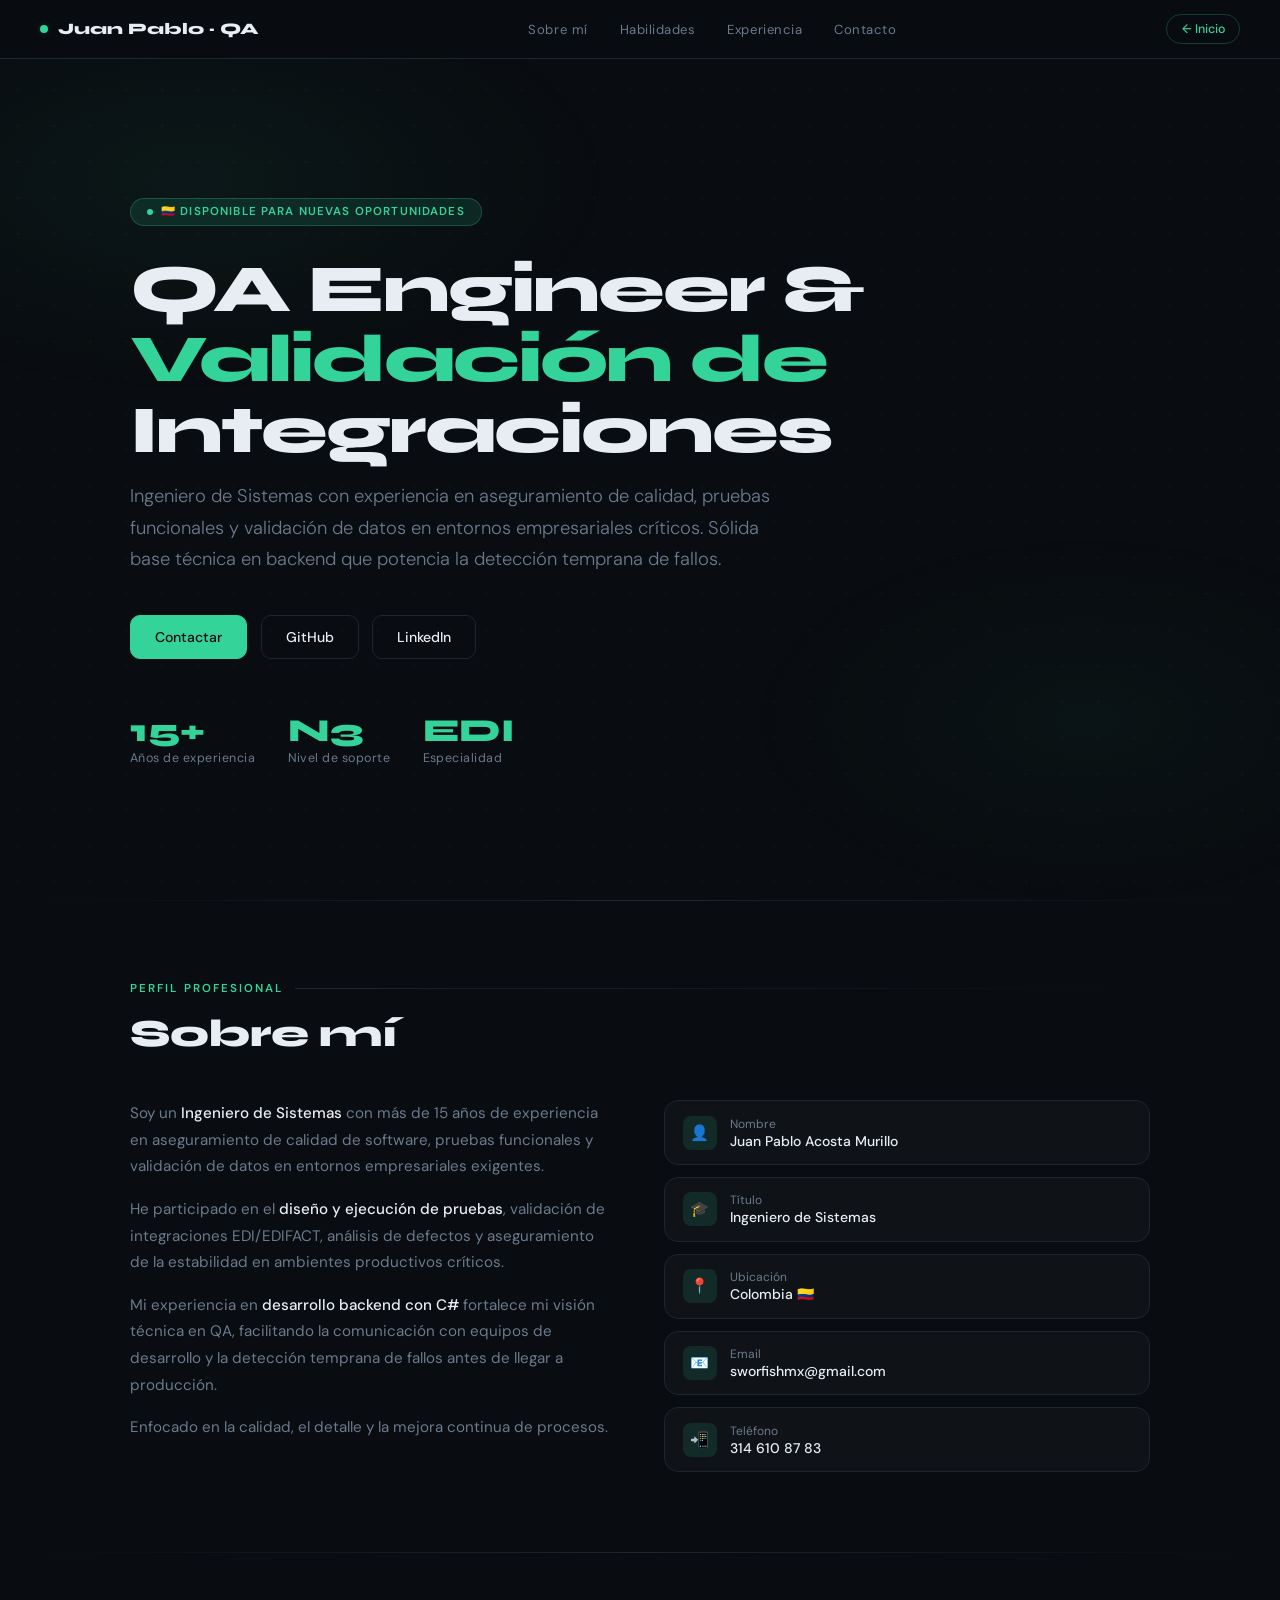
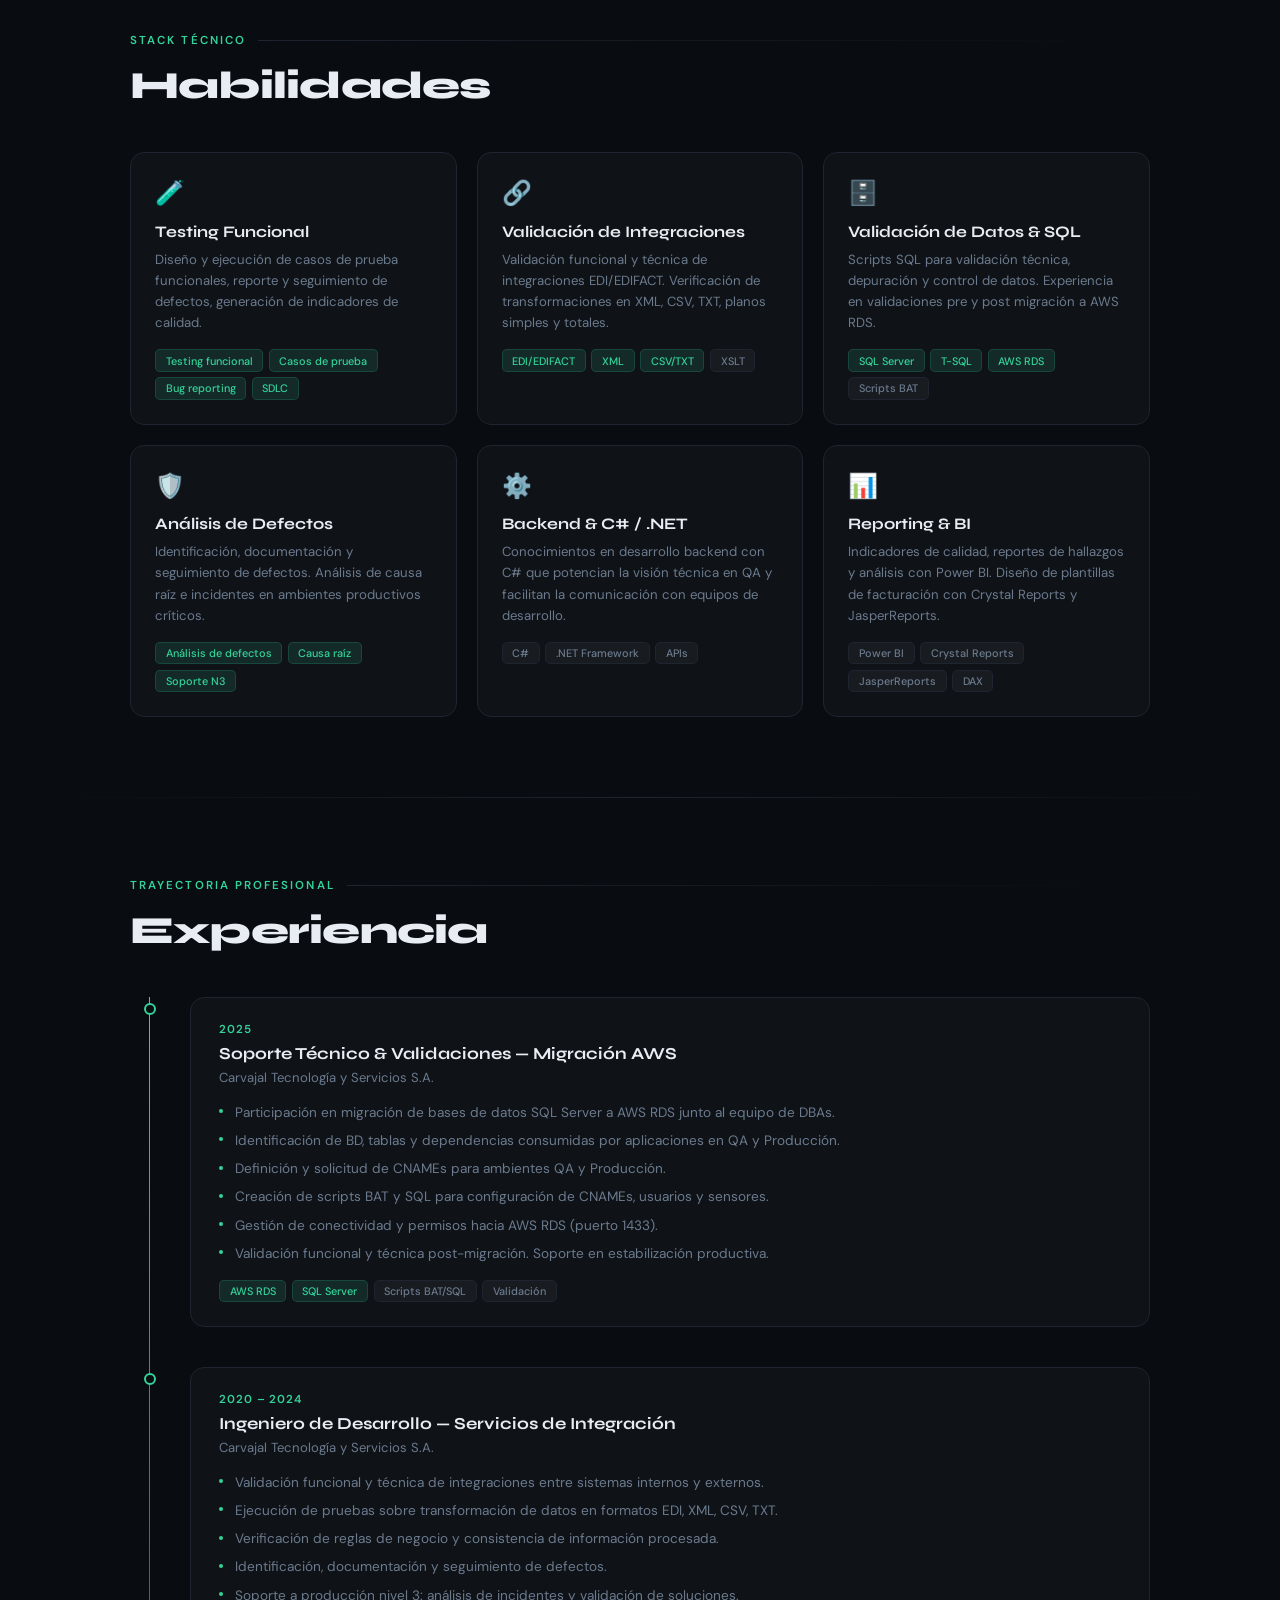
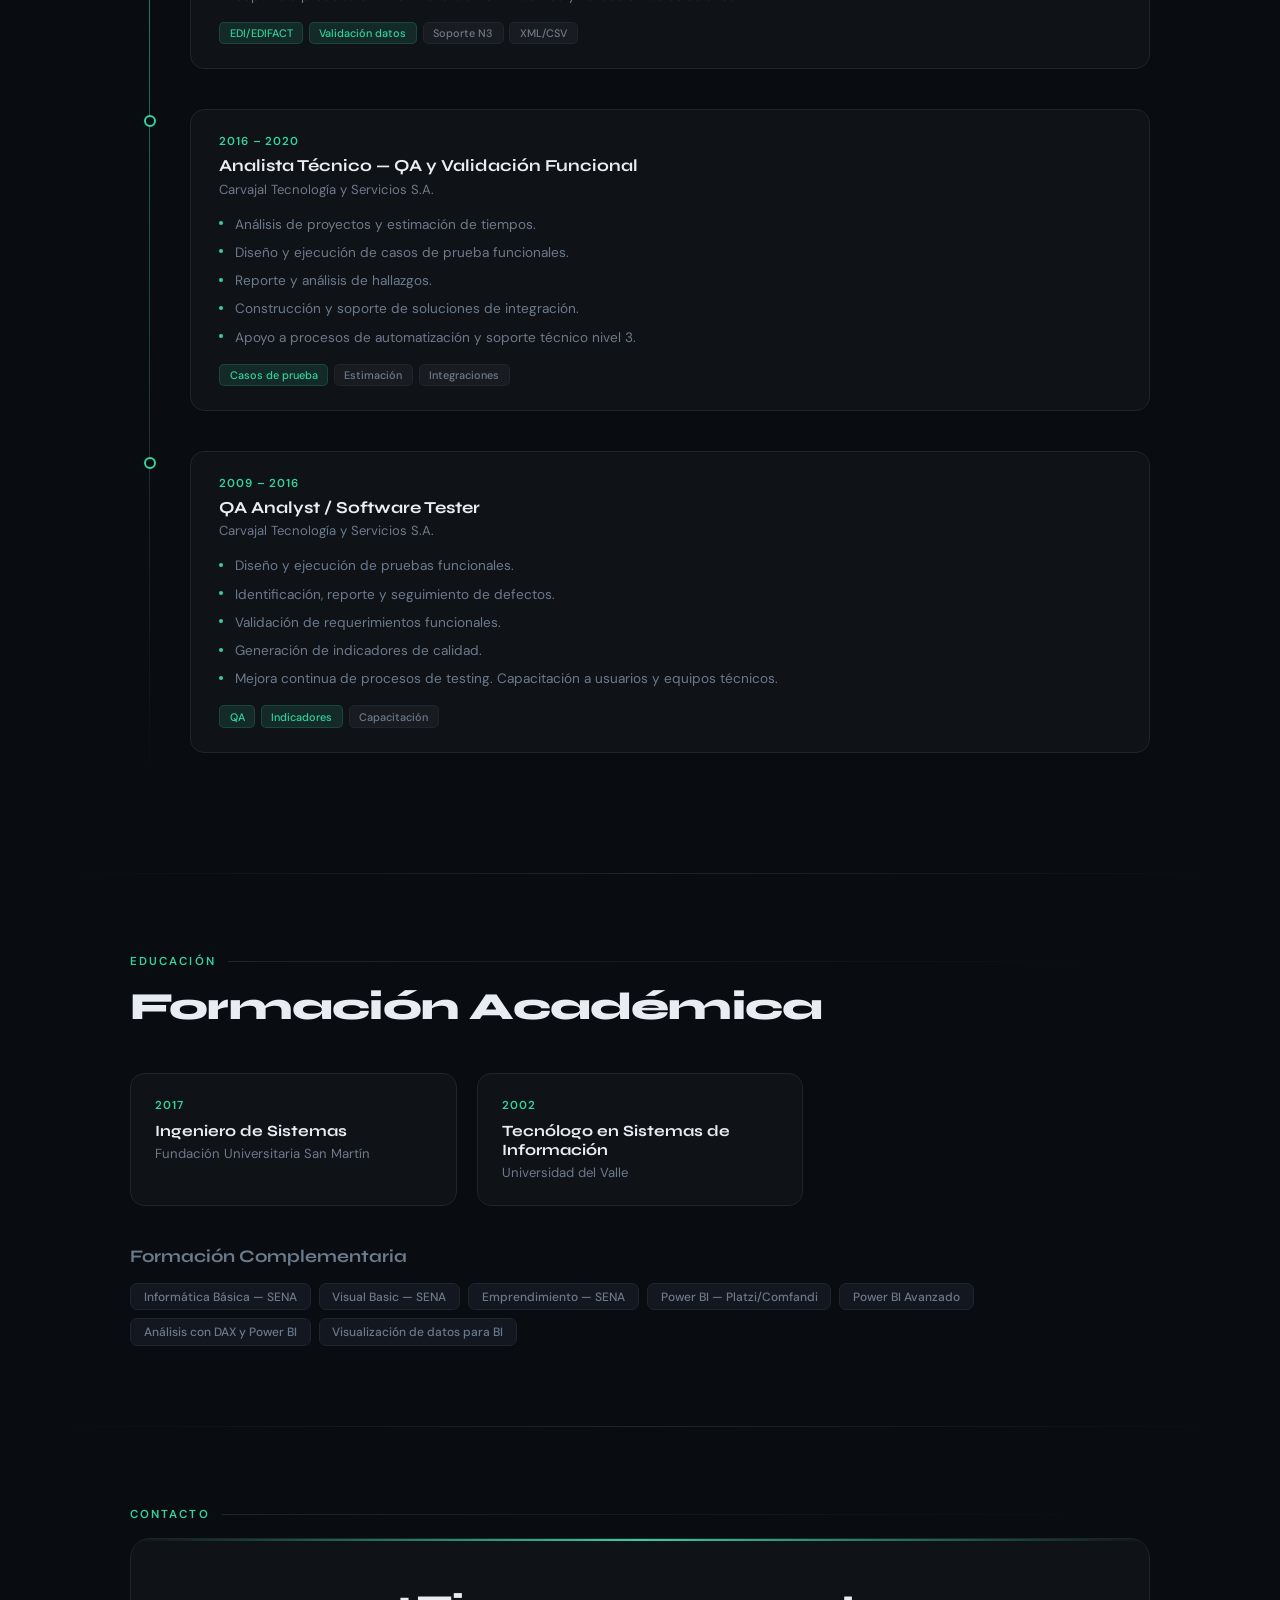
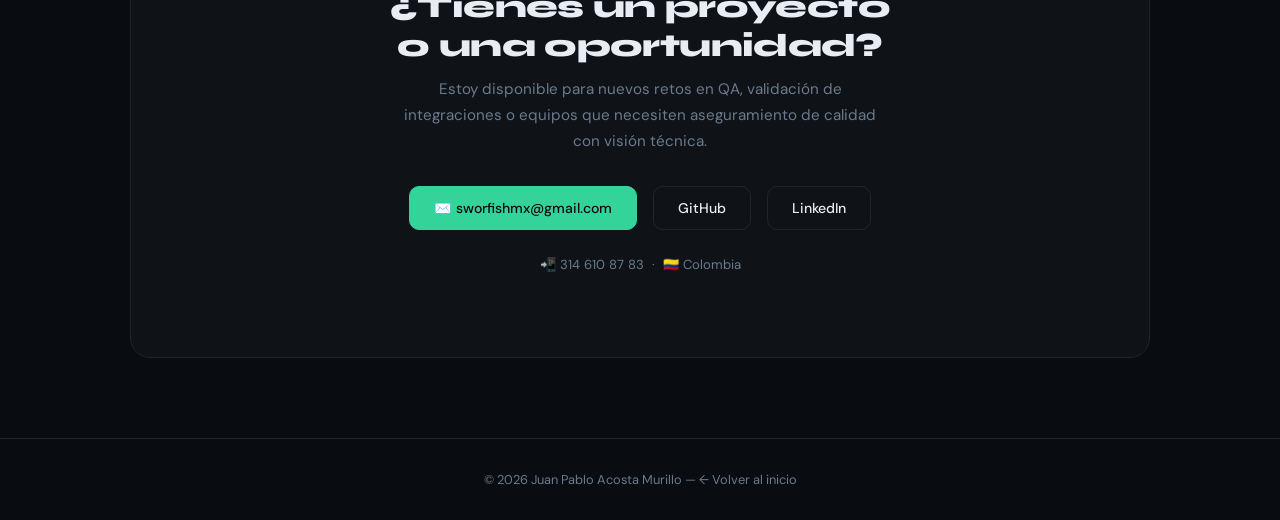
<file: qa/index.html>
<!DOCTYPE html>
<html lang="es">
<head>
  <meta charset="UTF-8" />
  <meta name="viewport" content="width=device-width, initial-scale=1.0" />
  <title>Juan Pablo Acosta | QA Engineer</title>
  <link href="https://fonts.googleapis.com/css2?family=Syne:wght@400;600;700;800&family=DM+Sans:ital,wght@0,300;0,400;0,500;1,300&display=swap" rel="stylesheet" />
  <style>
    *, *::before, *::after { box-sizing: border-box; margin: 0; padding: 0; }

    :root {
      --bg:         #090c10;
      --surface:    #0f1318;
      --surface2:   #131820;
      --border:     #1e2530;
      --accent:     #34d399;
      --accent-dim: rgba(52,211,153,.12);
      --accent-glow:rgba(52,211,153,.2);
      --text:       #e8edf3;
      --muted:      #6b7a8d;
      --muted2:     #4a5568;
      --radius:     14px;
    }

    html { scroll-behavior: smooth; }

    body {
      font-family: 'DM Sans', sans-serif;
      background: var(--bg);
      color: var(--text);
      overflow-x: hidden;
    }

    /* background mesh */
    body::before {
      content: '';
      position: fixed; inset: 0;
      background:
        radial-gradient(ellipse 55% 40% at 15% 20%, rgba(52,211,153,.06) 0%, transparent 60%),
        radial-gradient(ellipse 45% 35% at 85% 80%, rgba(52,211,153,.04) 0%, transparent 60%);
      pointer-events: none; z-index: 0;
    }
    body::after {
      content: '';
      position: fixed; inset: 0;
      background-image: radial-gradient(circle, rgba(255,255,255,.03) 1px, transparent 1px);
      background-size: 36px 36px;
      pointer-events: none; z-index: 0;
    }

    /* ── NAV ── */
    nav {
      position: fixed; top: 0; left: 0; right: 0; z-index: 100;
      display: flex; align-items: center; justify-content: space-between;
      padding: .9rem 2.5rem;
      background: rgba(9,12,16,.82);
      backdrop-filter: blur(16px);
      border-bottom: 1px solid var(--border);
    }

    .nav-logo {
      font-family: 'Syne', sans-serif;
      font-weight: 800;
      font-size: 1rem;
      text-decoration: none;
      color: var(--text);
      display: flex; align-items: center; gap: .6rem;
    }
    .nav-logo-dot {
      width: 8px; height: 8px; border-radius: 50%;
      background: var(--accent);
      box-shadow: 0 0 8px var(--accent-glow);
      animation: pulse 2.5s ease infinite;
    }
    @keyframes pulse {
      0%,100% { box-shadow: 0 0 6px var(--accent-glow); }
      50%      { box-shadow: 0 0 16px var(--accent-glow), 0 0 28px rgba(52,211,153,.1); }
    }

    .nav-links {
      display: flex; gap: 2rem; list-style: none;
      align-items: center;
    }
    .nav-links a {
      font-size: .82rem;
      font-weight: 400;
      letter-spacing: .04em;
      text-decoration: none;
      color: var(--muted);
      transition: color .2s;
    }
    .nav-links a:hover { color: var(--text); }

    .nav-back {
      font-size: .78rem;
      font-weight: 500;
      text-decoration: none;
      color: var(--accent);
      display: flex; align-items: center; gap: .4rem;
      padding: .35rem .9rem;
      border: 1px solid rgba(52,211,153,.25);
      border-radius: 999px;
      transition: background .2s, border-color .2s;
    }
    .nav-back:hover { background: var(--accent-dim); border-color: var(--accent); }

    @media (max-width: 680px) {
      .nav-links { display: none; }
      nav { padding: .9rem 1.25rem; }
    }

    /* ── HERO ── */
    .hero {
      position: relative; z-index: 1;
      min-height: 100vh;
      display: flex; flex-direction: column; justify-content: center;
      padding: 8rem 2.5rem 4rem;
      max-width: 1100px;
      margin: 0 auto;
    }

    .hero-badge {
      display: inline-flex; align-items: center; gap: .5rem;
      padding: .35rem 1rem;
      border: 1px solid rgba(52,211,153,.25);
      border-radius: 999px;
      font-size: .72rem;
      font-weight: 600;
      letter-spacing: .1em;
      text-transform: uppercase;
      color: var(--accent);
      background: var(--accent-dim);
      margin-bottom: 1.75rem;
      width: fit-content;
      animation: fadeUp .6s ease both;
    }
    .hero-badge::before {
      content: '';
      width: 6px; height: 6px; border-radius: 50%;
      background: var(--accent);
      animation: pulse 2.5s ease infinite;
    }

    .hero-title {
      font-family: 'Syne', sans-serif;
      font-size: clamp(2.4rem, 6vw, 4.2rem);
      font-weight: 800;
      letter-spacing: -.03em;
      line-height: 1.05;
      margin-bottom: 1rem;
      animation: fadeUp .6s .1s ease both;
    }
    .hero-title .accent { color: var(--accent); }

    .hero-sub {
      font-size: clamp(.95rem, 2vw, 1.15rem);
      color: var(--muted);
      font-weight: 300;
      max-width: 640px;
      line-height: 1.7;
      margin-bottom: 2.5rem;
      animation: fadeUp .6s .2s ease both;
    }

    .hero-actions {
      display: flex; flex-wrap: wrap; gap: .85rem;
      animation: fadeUp .6s .3s ease both;
      margin-bottom: 3.5rem;
    }

    .btn {
      display: inline-flex; align-items: center; gap: .5rem;
      padding: .75rem 1.5rem;
      border-radius: 10px;
      font-size: .88rem;
      font-weight: 500;
      text-decoration: none;
      transition: all .25s ease;
      cursor: pointer;
    }
    .btn-primary {
      background: var(--accent);
      color: #090c10;
      border: 1px solid var(--accent);
    }
    .btn-primary:hover { background: #6ee7b7; box-shadow: 0 6px 24px rgba(52,211,153,.3); }
    .btn-outline {
      background: transparent;
      color: var(--text);
      border: 1px solid var(--border);
    }
    .btn-outline:hover { border-color: var(--muted2); background: var(--surface); }

    .hero-stats {
      display: flex; flex-wrap: wrap; gap: 2rem;
      animation: fadeUp .6s .4s ease both;
    }
    .stat { display: flex; flex-direction: column; gap: .2rem; }
    .stat-num {
      font-family: 'Syne', sans-serif;
      font-size: 2rem;
      font-weight: 800;
      color: var(--accent);
      line-height: 1;
    }
    .stat-label { font-size: .78rem; color: var(--muted); letter-spacing: .04em; }

    @keyframes fadeUp {
      from { opacity: 0; transform: translateY(18px); }
      to   { opacity: 1; transform: translateY(0); }
    }

    /* ── SECTIONS ── */
    section { position: relative; z-index: 1; }

    .container {
      max-width: 1100px;
      margin: 0 auto;
      padding: 5rem 2.5rem;
    }

    .section-label {
      display: flex; align-items: center; gap: .75rem;
      font-size: .72rem;
      font-weight: 600;
      letter-spacing: .18em;
      text-transform: uppercase;
      color: var(--accent);
      margin-bottom: 1rem;
    }
    .section-label::after {
      content: '';
      height: 1px; flex: 1;
      background: linear-gradient(90deg, var(--border), transparent);
    }

    .section-title {
      font-family: 'Syne', sans-serif;
      font-size: clamp(1.6rem, 3.5vw, 2.4rem);
      font-weight: 800;
      letter-spacing: -.02em;
      margin-bottom: 2.75rem;
      line-height: 1.15;
    }

    /* ── ABOUT ── */
    .about-grid {
      display: grid;
      grid-template-columns: 1fr 1fr;
      gap: 3rem;
      align-items: start;
    }
    @media (max-width: 720px) { .about-grid { grid-template-columns: 1fr; } }

    .about-text p {
      color: var(--muted);
      line-height: 1.75;
      font-size: .95rem;
      margin-bottom: 1rem;
    }
    .about-text strong { color: var(--text); font-weight: 500; }

    .about-info {
      display: flex;
      flex-direction: column;
      gap: .75rem;
    }
    .info-row {
      display: flex; align-items: center; gap: .85rem;
      padding: .9rem 1.1rem;
      background: var(--surface);
      border: 1px solid var(--border);
      border-radius: var(--radius);
      font-size: .875rem;
    }
    .info-row .info-icon {
      width: 34px; height: 34px;
      border-radius: 8px;
      background: var(--accent-dim);
      display: flex; align-items: center; justify-content: center;
      font-size: .95rem;
      flex-shrink: 0;
    }
    .info-row .info-label { color: var(--muted); font-size: .75rem; }
    .info-row .info-val   { color: var(--text); font-weight: 500; }

    /* ── SKILLS ── */
    .skills-grid {
      display: grid;
      grid-template-columns: repeat(auto-fill, minmax(280px, 1fr));
      gap: 1.25rem;
    }

    .skill-card {
      background: var(--surface);
      border: 1px solid var(--border);
      border-radius: var(--radius);
      padding: 1.5rem;
      transition: border-color .3s, box-shadow .3s, transform .3s;
    }
    .skill-card:hover {
      border-color: var(--accent);
      box-shadow: 0 8px 32px rgba(52,211,153,.1);
      transform: translateY(-3px);
    }
    .skill-card-icon {
      font-size: 1.5rem;
      margin-bottom: .85rem;
    }
    .skill-card-title {
      font-family: 'Syne', sans-serif;
      font-size: 1rem;
      font-weight: 700;
      margin-bottom: .5rem;
    }
    .skill-card-desc {
      font-size: .825rem;
      color: var(--muted);
      line-height: 1.6;
      margin-bottom: 1rem;
    }
    .skill-tags {
      display: flex; flex-wrap: wrap; gap: .35rem;
    }
    .tag {
      padding: .2rem .6rem;
      border-radius: 5px;
      font-size: .68rem;
      font-weight: 500;
      background: var(--accent-dim);
      color: var(--accent);
      border: 1px solid rgba(52,211,153,.18);
    }
    .tag-plain {
      background: rgba(255,255,255,.04);
      color: var(--muted);
      border-color: var(--border);
    }

    /* ── EXPERIENCE ── */
    .timeline {
      position: relative;
      display: flex;
      flex-direction: column;
      gap: 0;
    }
    .timeline::before {
      content: '';
      position: absolute;
      left: 19px; top: 0; bottom: 0;
      width: 1px;
      background: linear-gradient(to bottom, var(--accent), var(--border) 80%, transparent);
    }

    .tl-item {
      display: grid;
      grid-template-columns: 40px 1fr;
      gap: 1.25rem;
      padding-bottom: 2.5rem;
    }

    .tl-dot {
      width: 12px; height: 12px;
      border-radius: 50%;
      background: var(--bg);
      border: 2px solid var(--accent);
      margin-top: .35rem;
      justify-self: center;
      position: relative; z-index: 1;
      transition: background .2s;
    }
    .tl-item:hover .tl-dot { background: var(--accent); }

    .tl-body {
      background: var(--surface);
      border: 1px solid var(--border);
      border-radius: var(--radius);
      padding: 1.5rem 1.75rem;
      transition: border-color .3s;
    }
    .tl-item:hover .tl-body { border-color: rgba(52,211,153,.3); }

    .tl-period {
      font-size: .72rem;
      font-weight: 600;
      letter-spacing: .08em;
      color: var(--accent);
      text-transform: uppercase;
      margin-bottom: .35rem;
    }
    .tl-role {
      font-family: 'Syne', sans-serif;
      font-size: 1.05rem;
      font-weight: 700;
      margin-bottom: .3rem;
    }
    .tl-company {
      font-size: .82rem;
      color: var(--muted);
      margin-bottom: 1rem;
    }
    .tl-bullets {
      list-style: none;
      display: flex;
      flex-direction: column;
      gap: .45rem;
    }
    .tl-bullets li {
      font-size: .85rem;
      color: var(--muted);
      line-height: 1.55;
      padding-left: 1rem;
      position: relative;
    }
    .tl-bullets li::before {
      content: '';
      position: absolute; left: 0; top: .55em;
      width: 4px; height: 4px;
      border-radius: 50%;
      background: var(--accent);
    }
    .tl-tags {
      display: flex; flex-wrap: wrap; gap: .35rem;
      margin-top: 1rem;
    }

    /* ── PROJECTS ── */
    .projects-grid {
      display: grid;
      grid-template-columns: repeat(auto-fill, minmax(320px, 1fr));
      gap: 1.5rem;
    }

    .project-card {
      background: var(--surface);
      border: 1px solid var(--border);
      border-radius: var(--radius);
      overflow: hidden;
      transition: border-color .3s, box-shadow .3s, transform .3s;
      display: flex;
      flex-direction: column;
    }
    .project-card:hover {
      border-color: var(--accent);
      box-shadow: 0 12px 40px rgba(52,211,153,.1);
      transform: translateY(-4px);
    }

    .project-preview {
      height: 160px;
      display: flex; align-items: center; justify-content: center;
      position: relative;
      overflow: hidden;
    }
    .project-preview-kiosko {
      background: linear-gradient(135deg, #0a1628 0%, #0f2040 50%, #0a1628 100%);
    }
    .project-preview-finanzas {
      background: linear-gradient(135deg, #0a1a10 0%, #0d2a18 50%, #0a1a10 100%);
    }

    .preview-icon {
      font-size: 3.5rem;
      opacity: .7;
      position: relative; z-index: 1;
    }
    /* decorative circles in preview */
    .project-preview::before, .project-preview::after {
      content: '';
      position: absolute;
      border-radius: 50%;
      opacity: .15;
    }
    .project-preview::before {
      width: 120px; height: 120px;
      border: 1px solid var(--accent);
      top: -20px; right: -20px;
    }
    .project-preview::after {
      width: 70px; height: 70px;
      border: 1px solid var(--accent);
      bottom: -10px; left: 10px;
    }

    .project-body {
      padding: 1.5rem;
      display: flex;
      flex-direction: column;
      gap: .75rem;
      flex: 1;
    }
    .project-title {
      font-family: 'Syne', sans-serif;
      font-size: 1.05rem;
      font-weight: 700;
    }
    .project-desc {
      font-size: .845rem;
      color: var(--muted);
      line-height: 1.6;
    }
    .project-stack {
      display: flex; flex-wrap: wrap; gap: .35rem;
    }
    .project-link {
      display: inline-flex; align-items: center; gap: .4rem;
      margin-top: auto;
      font-size: .82rem;
      font-weight: 500;
      color: var(--accent);
      text-decoration: none;
      transition: gap .2s;
    }
    .project-link:hover { gap: .65rem; }

    /* ── EDUCATION ── */
    .edu-grid {
      display: grid;
      grid-template-columns: repeat(auto-fill, minmax(280px, 1fr));
      gap: 1.25rem;
    }
    .edu-card {
      background: var(--surface);
      border: 1px solid var(--border);
      border-radius: var(--radius);
      padding: 1.5rem;
      transition: border-color .3s;
    }
    .edu-card:hover { border-color: rgba(52,211,153,.3); }
    .edu-year {
      font-size: .72rem;
      font-weight: 600;
      letter-spacing: .1em;
      color: var(--accent);
      text-transform: uppercase;
      margin-bottom: .5rem;
    }
    .edu-title {
      font-family: 'Syne', sans-serif;
      font-size: .98rem;
      font-weight: 700;
      margin-bottom: .3rem;
    }
    .edu-institution {
      font-size: .82rem;
      color: var(--muted);
    }
    .complementary-list {
      display: flex; flex-wrap: wrap; gap: .5rem;
      margin-top: 1rem;
    }
    .comp-tag {
      padding: .3rem .8rem;
      border-radius: 7px;
      font-size: .75rem;
      font-weight: 500;
      background: var(--surface2);
      color: var(--muted);
      border: 1px solid var(--border);
    }

    /* ── CONTACT ── */
    .contact-box {
      background: var(--surface);
      border: 1px solid var(--border);
      border-radius: 20px;
      padding: 3rem;
      text-align: center;
      position: relative;
      overflow: hidden;
    }
    .contact-box::before {
      content: '';
      position: absolute;
      top: 0; left: 0; right: 0;
      height: 2px;
      background: linear-gradient(90deg, transparent, var(--accent), transparent);
    }
    .contact-box p {
      color: var(--muted);
      max-width: 480px;
      margin: .75rem auto 2rem;
      line-height: 1.7;
      font-size: .95rem;
    }
    .contact-links {
      display: flex; flex-wrap: wrap; justify-content: center; gap: 1rem;
    }

    /* ── FOOTER ── */
    footer {
      position: relative; z-index: 1;
      border-top: 1px solid var(--border);
      padding: 2rem 2.5rem;
      text-align: center;
      font-size: .8rem;
      color: var(--muted);
    }
    footer a { color: var(--muted); text-decoration: none; }
    footer a:hover { color: var(--text); }

    /* ── divider ── */
    .divider {
      height: 1px;
      background: linear-gradient(90deg, transparent, var(--border), transparent);
      margin: 0 2.5rem;
    }
  </style>
</head>
<body>

  <!-- NAV -->
  <nav>
    <a class="nav-logo" href="#">
      <div class="nav-logo-dot"></div>
      Juan Pablo · QA
    </a>
    <ul class="nav-links">
      <li><a href="#sobre-mi">Sobre mí</a></li>
      <li><a href="#habilidades">Habilidades</a></li>
      <li><a href="#experiencia">Experiencia</a></li>      
      <li><a href="#contacto">Contacto</a></li>
    </ul>
    <a class="nav-back" href="../index.html">
      ← Inicio
    </a>
  </nav>

  <!-- HERO -->
  <section class="hero">
    <div class="hero-badge">🇨🇴 Disponible para nuevas oportunidades</div>
    <h1 class="hero-title">
      QA Engineer &<br/>
      <span class="accent">Validación de</span><br/>
      Integraciones
    </h1>
    <p class="hero-sub">
      Ingeniero de Sistemas con experiencia en aseguramiento de calidad, pruebas funcionales 
      y validación de datos en entornos empresariales críticos. Sólida base técnica en 
      backend que potencia la detección temprana de fallos.
    </p>
    <div class="hero-actions">
      <a class="btn btn-primary" href="#contacto">Contactar</a>
      <a class="btn btn-outline" href="https://github.com/GitJPam" target="_blank">GitHub</a>
      <a class="btn btn-outline" href="https://www.linkedin.com/in/juan-pablo-a-18717046/" target="_blank">LinkedIn</a>
    </div>
    <div class="hero-stats">
      <div class="stat">
        <span class="stat-num">15+</span>
        <span class="stat-label">Años de experiencia</span>
      </div>
      <div class="stat">
        <span class="stat-num">N3</span>
        <span class="stat-label">Nivel de soporte</span>
      </div>
      <div class="stat">
        <span class="stat-num">EDI</span>
        <span class="stat-label">Especialidad</span>
      </div>
    </div>
  </section>

  <div class="divider"></div>

  <!-- SOBRE MÍ -->
  <section id="sobre-mi">
    <div class="container">
      <div class="section-label">Perfil profesional</div>
      <h2 class="section-title">Sobre mí</h2>
      <div class="about-grid">
        <div class="about-text">
          <p>
            Soy un <strong>Ingeniero de Sistemas</strong> con más de 15 años de experiencia 
            en aseguramiento de calidad de software, pruebas funcionales y validación de datos 
            en entornos empresariales exigentes.
          </p>
          <p>
            He participado en el <strong>diseño y ejecución de pruebas</strong>, validación de 
            integraciones EDI/EDIFACT, análisis de defectos y aseguramiento de la estabilidad 
            en ambientes productivos críticos.
          </p>
          <p>
            Mi experiencia en <strong>desarrollo backend con C#</strong> fortalece mi visión 
            técnica en QA, facilitando la comunicación con equipos de desarrollo y la detección 
            temprana de fallos antes de llegar a producción.
          </p>
          <p>Enfocado en la calidad, el detalle y la mejora continua de procesos.</p>
        </div>
        <div class="about-info">
          <div class="info-row">
            <div class="info-icon">👤</div>
            <div>
              <div class="info-label">Nombre</div>
              <div class="info-val">Juan Pablo Acosta Murillo</div>
            </div>
          </div>
          <div class="info-row">
            <div class="info-icon">🎓</div>
            <div>
              <div class="info-label">Título</div>
              <div class="info-val">Ingeniero de Sistemas</div>
            </div>
          </div>
          <div class="info-row">
            <div class="info-icon">📍</div>
            <div>
              <div class="info-label">Ubicación</div>
              <div class="info-val">Colombia 🇨🇴</div>
            </div>
          </div>
          <div class="info-row">
            <div class="info-icon">📧</div>
            <div>
              <div class="info-label">Email</div>
              <div class="info-val">sworfishmx@gmail.com</div>
            </div>
          </div>
          <div class="info-row">
            <div class="info-icon">📲</div>
            <div>
              <div class="info-label">Teléfono</div>
              <div class="info-val">314 610 87 83</div>
            </div>
          </div>
        </div>
      </div>
    </div>
  </section>

  <div class="divider"></div>

  <!-- HABILIDADES -->
  <section id="habilidades">
    <div class="container">
      <div class="section-label">Stack técnico</div>
      <h2 class="section-title">Habilidades</h2>
      <div class="skills-grid">

        <div class="skill-card">
          <div class="skill-card-icon">🧪</div>
          <div class="skill-card-title">Testing Funcional</div>
          <div class="skill-card-desc">Diseño y ejecución de casos de prueba funcionales, reporte y seguimiento de defectos, generación de indicadores de calidad.</div>
          <div class="skill-tags">
            <span class="tag">Testing funcional</span>
            <span class="tag">Casos de prueba</span>
            <span class="tag">Bug reporting</span>
            <span class="tag">SDLC</span>
          </div>
        </div>

        <div class="skill-card">
          <div class="skill-card-icon">🔗</div>
          <div class="skill-card-title">Validación de Integraciones</div>
          <div class="skill-card-desc">Validación funcional y técnica de integraciones EDI/EDIFACT. Verificación de transformaciones en XML, CSV, TXT, planos simples y totales.</div>
          <div class="skill-tags">
            <span class="tag">EDI/EDIFACT</span>
            <span class="tag">XML</span>
            <span class="tag">CSV/TXT</span>
            <span class="tag tag-plain">XSLT</span>
          </div>
        </div>

        <div class="skill-card">
          <div class="skill-card-icon">🗄️</div>
          <div class="skill-card-title">Validación de Datos & SQL</div>
          <div class="skill-card-desc">Scripts SQL para validación técnica, depuración y control de datos. Experiencia en validaciones pre y post migración a AWS RDS.</div>
          <div class="skill-tags">
            <span class="tag">SQL Server</span>
            <span class="tag">T-SQL</span>
            <span class="tag">AWS RDS</span>
            <span class="tag tag-plain">Scripts BAT</span>
          </div>
        </div>

        <div class="skill-card">
          <div class="skill-card-icon">🛡️</div>
          <div class="skill-card-title">Análisis de Defectos</div>
          <div class="skill-card-desc">Identificación, documentación y seguimiento de defectos. Análisis de causa raíz e incidentes en ambientes productivos críticos.</div>
          <div class="skill-tags">
            <span class="tag">Análisis de defectos</span>
            <span class="tag">Causa raíz</span>
            <span class="tag">Soporte N3</span>
          </div>
        </div>

        <div class="skill-card">
          <div class="skill-card-icon">⚙️</div>
          <div class="skill-card-title">Backend & C# / .NET</div>
          <div class="skill-card-desc">Conocimientos en desarrollo backend con C# que potencian la visión técnica en QA y facilitan la comunicación con equipos de desarrollo.</div>
          <div class="skill-tags">
            <span class="tag tag-plain">C#</span>
            <span class="tag tag-plain">.NET Framework</span>
            <span class="tag tag-plain">APIs</span>
          </div>
        </div>

        <div class="skill-card">
          <div class="skill-card-icon">📊</div>
          <div class="skill-card-title">Reporting & BI</div>
          <div class="skill-card-desc">Indicadores de calidad, reportes de hallazgos y análisis con Power BI. Diseño de plantillas de facturación con Crystal Reports y JasperReports.</div>
          <div class="skill-tags">
            <span class="tag tag-plain">Power BI</span>
            <span class="tag tag-plain">Crystal Reports</span>
            <span class="tag tag-plain">JasperReports</span>
            <span class="tag tag-plain">DAX</span>
          </div>
        </div>

      </div>
    </div>
  </section>

  <div class="divider"></div>

  <!-- EXPERIENCIA -->
  <section id="experiencia">
    <div class="container">
      <div class="section-label">Trayectoria profesional</div>
      <h2 class="section-title">Experiencia</h2>

      <div class="timeline">

        <!-- 2025 -->
        <div class="tl-item">
          <div class="tl-dot"></div>
          <div class="tl-body">
            <div class="tl-period">2025</div>
            <div class="tl-role">Soporte Técnico & Validaciones — Migración AWS</div>
            <div class="tl-company">Carvajal Tecnología y Servicios S.A.</div>
            <ul class="tl-bullets">
              <li>Participación en migración de bases de datos SQL Server a AWS RDS junto al equipo de DBAs.</li>
              <li>Identificación de BD, tablas y dependencias consumidas por aplicaciones en QA y Producción.</li>
              <li>Definición y solicitud de CNAMEs para ambientes QA y Producción.</li>
              <li>Creación de scripts BAT y SQL para configuración de CNAMEs, usuarios y sensores.</li>
              <li>Gestión de conectividad y permisos hacia AWS RDS (puerto 1433).</li>
              <li>Validación funcional y técnica post-migración. Soporte en estabilización productiva.</li>
            </ul>
            <div class="tl-tags">
              <span class="tag">AWS RDS</span>
              <span class="tag">SQL Server</span>
              <span class="tag tag-plain">Scripts BAT/SQL</span>
              <span class="tag tag-plain">Validación</span>
            </div>
          </div>
        </div>

        <!-- 2020-2024 -->
        <div class="tl-item">
          <div class="tl-dot"></div>
          <div class="tl-body">
            <div class="tl-period">2020 – 2024</div>
            <div class="tl-role">Ingeniero de Desarrollo — Servicios de Integración</div>
            <div class="tl-company">Carvajal Tecnología y Servicios S.A.</div>
            <ul class="tl-bullets">
              <li>Validación funcional y técnica de integraciones entre sistemas internos y externos.</li>
              <li>Ejecución de pruebas sobre transformación de datos en formatos EDI, XML, CSV, TXT.</li>
              <li>Verificación de reglas de negocio y consistencia de información procesada.</li>
              <li>Identificación, documentación y seguimiento de defectos.</li>
              <li>Soporte a producción nivel 3: análisis de incidentes y validación de soluciones.</li>
            </ul>
            <div class="tl-tags">
              <span class="tag">EDI/EDIFACT</span>
              <span class="tag">Validación datos</span>
              <span class="tag tag-plain">Soporte N3</span>
              <span class="tag tag-plain">XML/CSV</span>
            </div>
          </div>
        </div>

        <!-- 2016-2020 -->
        <div class="tl-item">
          <div class="tl-dot"></div>
          <div class="tl-body">
            <div class="tl-period">2016 – 2020</div>
            <div class="tl-role">Analista Técnico — QA y Validación Funcional</div>
            <div class="tl-company">Carvajal Tecnología y Servicios S.A.</div>
            <ul class="tl-bullets">
              <li>Análisis de proyectos y estimación de tiempos.</li>
              <li>Diseño y ejecución de casos de prueba funcionales.</li>
              <li>Reporte y análisis de hallazgos.</li>
              <li>Construcción y soporte de soluciones de integración.</li>
              <li>Apoyo a procesos de automatización y soporte técnico nivel 3.</li>
            </ul>
            <div class="tl-tags">
              <span class="tag">Casos de prueba</span>
              <span class="tag tag-plain">Estimación</span>
              <span class="tag tag-plain">Integraciones</span>
            </div>
          </div>
        </div>

        <!-- 2009-2016 -->
        <div class="tl-item">
          <div class="tl-dot"></div>
          <div class="tl-body">
            <div class="tl-period">2009 – 2016</div>
            <div class="tl-role">QA Analyst / Software Tester</div>
            <div class="tl-company">Carvajal Tecnología y Servicios S.A.</div>
            <ul class="tl-bullets">
              <li>Diseño y ejecución de pruebas funcionales.</li>
              <li>Identificación, reporte y seguimiento de defectos.</li>
              <li>Validación de requerimientos funcionales.</li>
              <li>Generación de indicadores de calidad.</li>
              <li>Mejora continua de procesos de testing. Capacitación a usuarios y equipos técnicos.</li>
            </ul>
            <div class="tl-tags">
              <span class="tag">QA</span>
              <span class="tag">Indicadores</span>
              <span class="tag tag-plain">Capacitación</span>
            </div>
          </div>
        </div>

      </div>
    </div>
  </section>

  <div class="divider"></div>

  <!-- FORMACIÓN -->
  <section id="formacion">
    <div class="container">
      <div class="section-label">Educación</div>
      <h2 class="section-title">Formación Académica</h2>
      <div class="edu-grid">
        <div class="edu-card">
          <div class="edu-year">2017</div>
          <div class="edu-title">Ingeniero de Sistemas</div>
          <div class="edu-institution">Fundación Universitaria San Martín</div>
        </div>
        <div class="edu-card">
          <div class="edu-year">2002</div>
          <div class="edu-title">Tecnólogo en Sistemas de Información</div>
          <div class="edu-institution">Universidad del Valle</div>
        </div>
      </div>

      <h3 style="font-family:'Syne',sans-serif;font-size:1.1rem;font-weight:700;margin:2.5rem 0 1rem;color:var(--muted)">Formación Complementaria</h3>
      <div class="complementary-list">
        <span class="comp-tag">Informática Básica — SENA</span>
        <span class="comp-tag">Visual Basic — SENA</span>
        <span class="comp-tag">Emprendimiento — SENA</span>
        <span class="comp-tag">Power BI — Platzi/Comfandi</span>
        <span class="comp-tag">Power BI Avanzado</span>
        <span class="comp-tag">Análisis con DAX y Power BI</span>
        <span class="comp-tag">Visualización de datos para BI</span>
      </div>
    </div>
  </section>

  <div class="divider"></div>

  <!-- CONTACTO -->
  <section id="contacto">
    <div class="container">
      <div class="section-label">Contacto</div>
      <div class="contact-box">
        <h2 style="font-family:'Syne',sans-serif;font-size:2rem;font-weight:800;letter-spacing:-.02em;">
          ¿Tienes un proyecto<br/>o una oportunidad?
        </h2>
        <p>
          Estoy disponible para nuevos retos en QA, validación de integraciones o equipos 
          que necesiten aseguramiento de calidad con visión técnica.
        </p>
        <div class="contact-links">
          <a class="btn btn-primary" href="mailto:sworfishmx@gmail.com">
            ✉️ sworfishmx@gmail.com
          </a>
          <a class="btn btn-outline" href="https://github.com/GitJPam" target="_blank">GitHub</a>
          <a class="btn btn-outline" href="https://www.linkedin.com/in/juan-pablo-a-18717046/" target="_blank">LinkedIn</a>
        </div>
        <p style="margin-top:1.5rem;font-size:.82rem;">📲 314 610 87 83 &nbsp;·&nbsp; 🇨🇴 Colombia</p>
      </div>
    </div>
  </section>

  <footer>
    <p>© 2026 Juan Pablo Acosta Murillo — <a href="../index.html">← Volver al inicio</a></p>
  </footer>

</body>
</html>
</file>
<file: backend/styles.css>
/* ================================================================
   JUAN PABLO ACOSTA MURILLO — PORTFOLIO CSS
   Dark Luxury | Electric Blue #3B82F6
   ================================================================ */

/* ======================== CSS VARIABLES ======================== */
:root {
    /* Backgrounds */
    --bg-primary: #000000;
    --bg-secondary: #09090B;
    --bg-tertiary: #18181B;
    --bg-card: #0F0F12;

    /* Electric Blue Scale */
    --primary-50: #EFF6FF;
    --primary-100: #DBEAFE;
    --primary-200: #BFDBFE;
    --primary-300: #93C5FD;
    --primary-400: #60A5FA;
    --primary-500: #3B82F6;
    /* BASE */
    --primary-600: #2563EB;
    --primary-700: #1D4ED8;
    --primary-800: #1E40AF;
    --primary-900: #1E3A8A;

    /* Primary RGB for rgba() */
    --primary-rgb: 59, 130, 246;

    /* Text */
    --text-primary: #FFFFFF;
    --text-secondary: #E4E4E7;
    --text-tertiary: #A1A1AA;
    --text-quaternary: #71717A;

    /* Semantic */
    --success: #22C55E;
    --info: #3B82F6;
    --warning: #F59E0B;
    --error: #EF4444;

    /* Spacing */
    --section-padding: 120px;
    --container-max: 1280px;

    /* Radius */
    --radius-sm: 8px;
    --radius-md: 16px;
    --radius-lg: 24px;
    --radius-xl: 32px;
    --radius-full: 9999px;
}

/* ======================== RESET & BASE ======================== */
*,
*::before,
*::after {
    margin: 0;
    padding: 0;
    box-sizing: border-box;
}

html {
    scroll-behavior: smooth;
    font-size: 16px;
}

body {
    font-family: 'Inter', sans-serif;
    background-color: var(--bg-primary);
    color: var(--text-primary);
    line-height: 1.7;
    overflow-x: hidden;
    -webkit-font-smoothing: antialiased;
    -moz-osx-font-smoothing: grayscale;
}

a {
    text-decoration: none;
    color: inherit;
    transition: color 0.3s ease;
}

img {
    max-width: 100%;
    display: block;
}

ul {
    list-style: none;
}

/* ======================== UTILITIES ======================== */
.container {
    max-width: var(--container-max);
    margin: 0 auto;
    padding: 0 24px;
}

.text-accent {
    color: var(--primary-500);
}

.section {
    padding: var(--section-padding) 0;
    position: relative;
}

.section-header {
    text-align: center;
    margin-bottom: 72px;
}

.section-label {
    display: inline-block;
    font-size: 11px;
    font-weight: 600;
    text-transform: uppercase;
    letter-spacing: 0.15em;
    color: var(--primary-400);
    background: rgba(var(--primary-rgb), 0.1);
    border: 1px solid rgba(var(--primary-rgb), 0.2);
    padding: 6px 16px;
    border-radius: var(--radius-full);
    margin-bottom: 16px;
}

.section-title {
    font-family: 'Plus Jakarta Sans', sans-serif;
    font-size: 48px;
    font-weight: 700;
    line-height: 1.15;
    letter-spacing: -0.02em;
}

/* ======================== GLASS CARD ======================== */
.glass-card {
    background: linear-gradient(135deg,
            rgba(var(--primary-rgb), 0.07) 0%,
            rgba(var(--primary-rgb), 0.03) 50%,
            rgba(var(--primary-rgb), 0.07) 100%);
    backdrop-filter: blur(24px) saturate(180%);
    -webkit-backdrop-filter: blur(24px) saturate(180%);
    border: 1px solid rgba(var(--primary-rgb), 0.12);
    border-radius: var(--radius-lg);
    padding: 28px;
    box-shadow:
        0 4px 6px -1px rgba(0, 0, 0, 0.3),
        0 2px 4px -2px rgba(0, 0, 0, 0.2),
        inset 0 1px 0 0 rgba(255, 255, 255, 0.04);
    transition: all 0.4s cubic-bezier(0.4, 0, 0.2, 1);
}

.glass-card:hover {
    border-color: rgba(var(--primary-rgb), 0.28);
    box-shadow:
        0 25px 50px -12px rgba(var(--primary-rgb), 0.2),
        inset 0 1px 0 0 rgba(255, 255, 255, 0.06);
    transform: translateY(-3px);
}

/* ======================== BUTTONS ======================== */
.btn-primary {
    display: inline-flex;
    align-items: center;
    gap: 8px;
    background: linear-gradient(135deg, var(--primary-600) 0%, var(--primary-500) 40%, var(--primary-400) 80%, var(--primary-500) 100%);
    background-size: 200% 200%;
    animation: gradient-shift 4s ease infinite;
    color: #fff;
    font-family: 'Plus Jakarta Sans', sans-serif;
    font-size: 15px;
    font-weight: 600;
    padding: 14px 28px;
    border-radius: var(--radius-md);
    border: none;
    cursor: pointer;
    box-shadow:
        0 0 0 1px rgba(var(--primary-rgb), 0.4),
        0 4px 24px rgba(var(--primary-rgb), 0.35),
        inset 0 1px 0 rgba(255, 255, 255, 0.15);
    transition: all 0.3s cubic-bezier(0.4, 0, 0.2, 1);
    position: relative;
    overflow: hidden;
}

.btn-primary::after {
    content: '';
    position: absolute;
    inset: 0;
    background: linear-gradient(135deg, rgba(255, 255, 255, 0.1) 0%, transparent 50%);
    pointer-events: none;
}

.btn-primary:hover {
    transform: translateY(-2px) scale(1.02);
    box-shadow:
        0 0 0 2px rgba(var(--primary-rgb), 0.7),
        0 8px 40px rgba(var(--primary-rgb), 0.5),
        inset 0 1px 0 rgba(255, 255, 255, 0.2);
}

.btn-secondary {
    display: inline-flex;
    align-items: center;
    gap: 8px;
    background: rgba(var(--primary-rgb), 0.06);
    color: var(--text-secondary);
    font-family: 'Plus Jakarta Sans', sans-serif;
    font-size: 15px;
    font-weight: 500;
    padding: 14px 28px;
    border-radius: var(--radius-md);
    border: 1px solid rgba(var(--primary-rgb), 0.2);
    cursor: pointer;
    transition: all 0.3s cubic-bezier(0.4, 0, 0.2, 1);
}

.btn-secondary:hover {
    background: rgba(var(--primary-rgb), 0.12);
    border-color: rgba(var(--primary-rgb), 0.45);
    color: var(--text-primary);
    transform: translateY(-2px);
    box-shadow: 0 4px 20px rgba(var(--primary-rgb), 0.2);
}

.btn-large {
    padding: 18px 36px;
    font-size: 16px;
}

/* CV Button */
.btn-cv {
    display: inline-flex;
    align-items: center;
    gap: 8px;
    background: rgba(34, 197, 94, 0.08);
    color: #4ade80;
    font-family: 'Plus Jakarta Sans', sans-serif;
    font-size: 15px;
    font-weight: 600;
    padding: 14px 28px;
    border-radius: var(--radius-md);
    border: 1px solid rgba(34, 197, 94, 0.3);
    cursor: pointer;
    transition: all 0.3s cubic-bezier(0.4, 0, 0.2, 1);
}

.btn-cv:hover {
    background: rgba(34, 197, 94, 0.16);
    border-color: rgba(34, 197, 94, 0.6);
    color: #86efac;
    transform: translateY(-2px);
    box-shadow: 0 4px 20px rgba(34, 197, 94, 0.25);
}

/* Language Switcher */
.lang-switcher {
    display: flex;
    align-items: center;
    gap: 4px;
    background: rgba(var(--primary-rgb), 0.06);
    border: 1px solid rgba(var(--primary-rgb), 0.15);
    border-radius: var(--radius-full);
    padding: 4px;
}

.lang-btn {
    background: transparent;
    border: none;
    color: var(--text-quaternary);
    font-family: 'Plus Jakarta Sans', sans-serif;
    font-size: 12px;
    font-weight: 700;
    padding: 5px 12px;
    border-radius: var(--radius-full);
    cursor: pointer;
    letter-spacing: 0.05em;
    transition: all 0.25s ease;
}

.lang-btn:hover {
    color: var(--text-secondary);
}

.lang-btn.active {
    background: var(--primary-600);
    color: #fff;
    box-shadow: 0 2px 8px rgba(var(--primary-rgb), 0.4);
}

.pulse-glow {
    animation: gradient-shift 4s ease infinite, pulse-glow 3s ease-in-out infinite !important;
}

/* ======================== ANIMATIONS ======================== */
@keyframes gradient-shift {

    0%,
    100% {
        background-position: 0% 50%;
    }

    50% {
        background-position: 100% 50%;
    }
}

@keyframes pulse-glow {

    0%,
    100% {
        box-shadow:
            0 0 0 1px rgba(var(--primary-rgb), 0.5),
            0 4px 24px rgba(var(--primary-rgb), 0.4),
            0 0 60px rgba(var(--primary-rgb), 0.2);
    }

    50% {
        box-shadow:
            0 0 0 2px rgba(var(--primary-rgb), 0.8),
            0 8px 40px rgba(var(--primary-rgb), 0.6),
            0 0 80px rgba(var(--primary-rgb), 0.4);
    }
}

@keyframes float {

    0%,
    100% {
        transform: translateY(0) rotate(0deg);
    }

    25% {
        transform: translateY(-18px) rotate(2deg);
    }

    50% {
        transform: translateY(-10px) rotate(-2deg);
    }

    75% {
        transform: translateY(-24px) rotate(1deg);
    }
}

@keyframes float-particle {

    0%,
    100% {
        transform: translate(0, 0);
        opacity: 0.3;
    }

    25% {
        transform: translate(80px, -80px);
        opacity: 0.7;
    }

    50% {
        transform: translate(-40px, -160px);
        opacity: 0.5;
    }

    75% {
        transform: translate(-80px, -80px);
        opacity: 0.7;
    }
}

@keyframes rotate-ring {
    from {
        transform: translate(-50%, -50%) rotate(0deg);
    }

    to {
        transform: translate(-50%, -50%) rotate(360deg);
    }
}

@keyframes rotate-ring-rev {
    from {
        transform: translate(-50%, -50%) rotate(0deg);
    }

    to {
        transform: translate(-50%, -50%) rotate(-360deg);
    }
}

@keyframes fade-in-up {
    from {
        opacity: 0;
        transform: translateY(30px);
    }

    to {
        opacity: 1;
        transform: translateY(0);
    }
}

@keyframes fade-in-rotate {
    from {
        opacity: 0;
        transform: scale(0.85) rotate(-5deg);
    }

    to {
        opacity: 1;
        transform: scale(1) rotate(0deg);
    }
}

@keyframes scale-in {
    from {
        opacity: 0;
        transform: scale(0.9);
    }

    to {
        opacity: 1;
        transform: scale(1);
    }
}

@keyframes scroll-bounce {

    0%,
    100% {
        transform: translateY(0);
        opacity: 0.7;
    }

    50% {
        transform: translateY(8px);
        opacity: 1;
    }
}

@keyframes badge-float {

    0%,
    100% {
        transform: translateY(0) scale(1);
    }

    50% {
        transform: translateY(-8px) scale(1.05);
    }
}

@keyframes role-cycle {

    0%,
    20% {
        opacity: 1;
        transform: translateY(0);
    }

    25%,
    45% {
        opacity: 0;
        transform: translateY(-20px);
    }

    50%,
    70% {
        opacity: 1;
        transform: translateY(0);
    }

    75%,
    95% {
        opacity: 0;
        transform: translateY(-20px);
    }

    100% {
        opacity: 1;
        transform: translateY(0);
    }
}

/* ======================== ANIMATE CLASSES ======================== */
.animate-fade-up {
    opacity: 0;
    animation: fade-in-up 0.8s cubic-bezier(0.16, 1, 0.3, 1) forwards;
}

.animate-fade-rotate {
    opacity: 0;
    animation: fade-in-rotate 1.2s cubic-bezier(0.16, 1, 0.3, 1) 0.4s forwards;
}

.delay-1 {
    animation-delay: 0.1s;
}

.delay-2 {
    animation-delay: 0.25s;
}

.delay-3 {
    animation-delay: 0.4s;
}

.delay-4 {
    animation-delay: 0.6s;
}

.delay-5 {
    animation-delay: 0.8s;
}

/* Scroll reveal */
.reveal,
.reveal-card {
    opacity: 0;
    transform: translateY(40px);
    transition: opacity 0.7s ease, transform 0.7s cubic-bezier(0.16, 1, 0.3, 1);
}

.reveal.visible,
.reveal-card.visible {
    opacity: 1;
    transform: translateY(0);
}

/* ======================== NAVBAR ======================== */
.navbar {
    position: fixed;
    top: 0;
    width: 100%;
    z-index: 1000;
    padding: 22px 0;
    transition: all 0.35s ease;
}

.navbar.scrolled {
    background: rgba(0, 0, 0, 0.82);
    backdrop-filter: blur(24px) saturate(160%);
    -webkit-backdrop-filter: blur(24px) saturate(160%);
    border-bottom: 1px solid rgba(var(--primary-rgb), 0.1);
    box-shadow: 0 4px 32px rgba(0, 0, 0, 0.5);
    padding: 14px 0;
}

.nav-container {
    display: flex;
    align-items: center;
    justify-content: space-between;
}

.nav-logo {
    display: flex;
    align-items: center;
    gap: 12px;
    font-family: 'Plus Jakarta Sans', sans-serif;
    font-size: 20px;
    font-weight: 700;
    color: var(--text-primary);
}

.logo-img {
    width: 42px;
    height: 42px;
    border-radius: 10px;
    object-fit: cover;
    border: 1px solid rgba(var(--primary-rgb), 0.3);
    box-shadow: 0 0 16px rgba(var(--primary-rgb), 0.3);
}

.logo-accent {
    color: var(--primary-500);
}

.nav-links {
    display: flex;
    align-items: center;
    gap: 8px;
}

.nav-link {
    font-size: 14px;
    font-weight: 500;
    color: var(--text-tertiary);
    padding: 8px 16px;
    border-radius: var(--radius-full);
    transition: all 0.3s ease;
    position: relative;
}

.nav-link:hover {
    color: var(--text-primary);
    background: rgba(var(--primary-rgb), 0.08);
}

.nav-link-cta {
    background: rgba(var(--primary-rgb), 0.1);
    border: 1px solid rgba(var(--primary-rgb), 0.25);
    color: var(--primary-400);
}

.nav-link-cta:hover {
    background: rgba(var(--primary-rgb), 0.2);
    border-color: rgba(var(--primary-rgb), 0.5);
    color: var(--primary-300);
}

/* Mobile Toggle */
.mobile-menu-toggle {
    display: none;
    flex-direction: column;
    gap: 5px;
    background: none;
    border: none;
    cursor: pointer;
    padding: 8px;
}

.mobile-menu-toggle span {
    display: block;
    width: 24px;
    height: 2px;
    background: var(--text-secondary);
    border-radius: 2px;
    transition: all 0.3s ease;
}

.mobile-menu-toggle.active span:nth-child(1) {
    transform: translateY(7px) rotate(45deg);
}

.mobile-menu-toggle.active span:nth-child(2) {
    opacity: 0;
}

.mobile-menu-toggle.active span:nth-child(3) {
    transform: translateY(-7px) rotate(-45deg);
}

/* Mobile Menu */
.mobile-menu {
    display: none;
    background: rgba(0, 0, 0, 0.95);
    backdrop-filter: blur(24px);
    border-top: 1px solid rgba(var(--primary-rgb), 0.1);
    padding: 20px 24px;
}

.mobile-menu.open {
    display: block;
}

.mobile-menu ul {
    display: flex;
    flex-direction: column;
    gap: 4px;
}

.mobile-menu .nav-link {
    display: block;
    padding: 12px 16px;
    border-radius: var(--radius-md);
    color: var(--text-secondary);
}

.mobile-menu .nav-link:hover {
    color: var(--text-primary);
    background: rgba(var(--primary-rgb), 0.08);
}

/* ======================== HERO ======================== */
.hero {
    min-height: 100vh;
    display: flex;
    align-items: center;
    position: relative;
    overflow: hidden;
    padding-top: 100px;
}

.particles-container {
    position: absolute;
    inset: 0;
    pointer-events: none;
    z-index: 0;
}

.particle {
    position: absolute;
    width: 2px;
    height: 2px;
    background: rgba(var(--primary-rgb), 0.6);
    border-radius: 50%;
    animation: float-particle 20s ease-in-out infinite;
    will-change: transform, opacity;
}

.hero-bg-gradient {
    position: absolute;
    inset: 0;
    background:
        radial-gradient(ellipse 80% 60% at 70% 30%, rgba(var(--primary-rgb), 0.08) 0%, transparent 60%),
        radial-gradient(ellipse 50% 40% at 20% 80%, rgba(var(--primary-rgb), 0.05) 0%, transparent 50%);
    pointer-events: none;
    z-index: 0;
}

.hero-container {
    display: grid;
    grid-template-columns: 1fr 1fr;
    align-items: center;
    gap: 60px;
    position: relative;
    z-index: 1;
    padding-top: 40px;
    padding-bottom: 80px;
}

/* Hero Content */
.hero-badge {
    display: inline-flex;
    align-items: center;
    gap: 8px;
    background: rgba(var(--primary-rgb), 0.08);
    border: 1px solid rgba(var(--primary-rgb), 0.2);
    border-radius: var(--radius-full);
    padding: 8px 18px;
    font-size: 13px;
    font-weight: 500;
    color: var(--primary-300);
    margin-bottom: 28px;
}

.badge-dot {
    width: 8px;
    height: 8px;
    background: var(--success);
    border-radius: 50%;
    box-shadow: 0 0 8px var(--success);
    animation: pulse-glow 2s infinite;
}

.hero-title {
    font-family: 'Plus Jakarta Sans', sans-serif;
    font-size: 72px;
    font-weight: 800;
    line-height: 1.05;
    letter-spacing: -0.03em;
    margin-bottom: 20px;
}

.hero-title-accent {
    background: linear-gradient(135deg, var(--primary-400) 0%, var(--primary-300) 100%);
    -webkit-background-clip: text;
    -webkit-text-fill-color: transparent;
    background-clip: text;
    filter: drop-shadow(0 0 30px rgba(var(--primary-rgb), 0.4));
}

.hero-roles {
    margin-bottom: 24px;
    height: 40px;
    display: flex;
    align-items: center;
}

.role-tag {
    display: inline-block;
    background: linear-gradient(135deg, var(--primary-600), var(--primary-500));
    color: #fff;
    font-family: 'Plus Jakarta Sans', sans-serif;
    font-size: 14px;
    font-weight: 600;
    padding: 6px 18px;
    border-radius: var(--radius-full);
    letter-spacing: 0.03em;
}

.hero-subtitle {
    font-size: 17px;
    line-height: 1.75;
    color: var(--text-tertiary);
    max-width: 540px;
    margin-bottom: 36px;
}

.hero-subtitle strong {
    color: var(--text-secondary);
}

.hero-ctas {
    display: flex;
    flex-wrap: wrap;
    gap: 12px;
    margin-bottom: 48px;
}

/* Hero Stats */
.hero-stats {
    display: flex;
    align-items: center;
    gap: 28px;
    padding: 20px 28px;
    background: rgba(var(--primary-rgb), 0.05);
    border: 1px solid rgba(var(--primary-rgb), 0.1);
    border-radius: var(--radius-lg);
    width: fit-content;
}

.stat-item {
    display: flex;
    flex-direction: column;
    align-items: center;
    gap: 2px;
}

.stat-value {
    font-family: 'Plus Jakarta Sans', sans-serif;
    font-size: 32px;
    font-weight: 800;
    background: linear-gradient(135deg, var(--primary-400), var(--primary-300));
    -webkit-background-clip: text;
    -webkit-text-fill-color: transparent;
    background-clip: text;
    line-height: 1;
}

.stat-plus {
    font-family: 'Plus Jakarta Sans', sans-serif;
    font-size: 24px;
    font-weight: 700;
    color: var(--primary-400);
}

.stat-label {
    font-size: 11px;
    color: var(--text-quaternary);
    font-weight: 500;
    text-transform: uppercase;
    letter-spacing: 0.08em;
}

.stat-divider {
    width: 1px;
    height: 40px;
    background: rgba(var(--primary-rgb), 0.15);
}

/* Hero Visual */
.hero-visual {
    position: relative;
    display: flex;
    align-items: center;
    justify-content: center;
    width: 100%;
    aspect-ratio: 1;
    max-width: 560px;
    margin: 0 auto;
    will-change: transform;
}

.hero-visual-glow {
    position: absolute;
    inset: 10%;
    background: radial-gradient(ellipse at center, rgba(var(--primary-rgb), 0.2) 0%, transparent 70%);
    animation: float 6s ease-in-out infinite;
    pointer-events: none;
}

.hero-visual-ring {
    position: absolute;
    top: 50%;
    left: 50%;
    border-radius: 50%;
    border: 1px solid rgba(var(--primary-rgb), 0.15);
    pointer-events: none;
}

.ring-1 {
    width: 110%;
    height: 110%;
    animation: rotate-ring 20s linear infinite;
    border-style: dashed;
    border-color: rgba(var(--primary-rgb), 0.12);
}

.ring-2 {
    width: 130%;
    height: 130%;
    animation: rotate-ring-rev 30s linear infinite;
    border-color: rgba(var(--primary-rgb), 0.07);
}

.ring-3 {
    width: 150%;
    height: 150%;
    animation: rotate-ring 45s linear infinite;
    border-color: rgba(var(--primary-rgb), 0.04);
}

.hero-visual-img {
    width: 85%;
    height: 85%;
    object-fit: cover;
    border-radius: 50%;
    border: 2px solid rgba(var(--primary-rgb), 0.3);
    box-shadow:
        0 0 60px rgba(var(--primary-rgb), 0.35),
        0 0 120px rgba(var(--primary-rgb), 0.2),
        inset 0 0 40px rgba(var(--primary-rgb), 0.1);
    animation: float 6s ease-in-out infinite;
    will-change: transform;
    position: relative;
    z-index: 2;
}

/* Floating Badges */
.hero-floating-badge {
    position: absolute;
    background: rgba(0, 0, 0, 0.8);
    backdrop-filter: blur(16px);
    border: 1px solid rgba(var(--primary-rgb), 0.3);
    border-radius: var(--radius-md);
    padding: 8px 16px;
    font-family: 'Plus Jakarta Sans', sans-serif;
    font-size: 13px;
    font-weight: 600;
    color: var(--primary-300);
    box-shadow: 0 4px 20px rgba(var(--primary-rgb), 0.2);
    z-index: 3;
    animation: badge-float ease-in-out infinite;
}

.badge-csharp {
    top: 12%;
    left: -2%;
    animation-duration: 3.5s;
    animation-delay: 0s;
}

.badge-net {
    top: 20%;
    right: -2%;
    animation-duration: 4s;
    animation-delay: 0.8s;
}

.badge-edi {
    bottom: 25%;
    left: -4%;
    animation-duration: 5s;
    animation-delay: 1.5s;
}

.badge-sql {
    bottom: 15%;
    right: -2%;
    animation-duration: 4.5s;
    animation-delay: 2s;
}

.mono {
    font-family: 'JetBrains Mono', monospace;
}

/* Scroll Indicator */
.scroll-indicator {
    position: absolute;
    bottom: 32px;
    left: 50%;
    transform: translateX(-50%);
    display: flex;
    flex-direction: column;
    align-items: center;
    z-index: 2;
}

.scroll-dot {
    width: 6px;
    height: 6px;
    background: var(--primary-500);
    border-radius: 50%;
    box-shadow: 0 0 8px var(--primary-500);
    animation: scroll-bounce 1.5s ease-in-out infinite;
}

/* ======================== SOBRE MI ======================== */
.sobre-mi {
    background: radial-gradient(ellipse at top left, rgba(var(--primary-rgb), 0.05) 0%, transparent 50%);
}

.sobre-mi-grid {
    display: grid;
    grid-template-columns: 320px 1fr;
    gap: 60px;
    align-items: start;
}

/* Profile Card */
.profile-card {
    text-align: center;
    padding: 36px 28px;
}

.profile-avatar-wrapper {
    position: relative;
    width: 140px;
    height: 140px;
    margin: 0 auto 20px;
}

.profile-avatar-ring {
    position: absolute;
    inset: -6px;
    border-radius: 50%;
    background: linear-gradient(135deg, var(--primary-500), var(--primary-700), var(--primary-400));
    padding: 3px;
    animation: rotate-ring 6s linear infinite;
}

.profile-avatar {
    position: relative;
    z-index: 1;
    width: 140px;
    height: 140px;
    border-radius: 50%;
    background: var(--bg-tertiary);
    display: flex;
    align-items: center;
    justify-content: center;
    border: 3px solid var(--bg-primary);
    overflow: hidden;
}

.profile-logo {
    width: 100px;
    height: 100px;
    object-fit: contain;
    filter: drop-shadow(0 0 20px rgba(var(--primary-rgb), 0.5));
}

.profile-name {
    font-family: 'Plus Jakarta Sans', sans-serif;
    font-size: 20px;
    font-weight: 700;
    margin-bottom: 6px;
}

.profile-role {
    font-size: 13px;
    color: var(--primary-400);
    font-weight: 500;
    margin-bottom: 24px;
}

.profile-info {
    display: flex;
    flex-direction: column;
    gap: 10px;
    margin-bottom: 24px;
    text-align: left;
}

.profile-info-item {
    display: flex;
    align-items: center;
    gap: 10px;
    font-size: 13px;
    color: var(--text-tertiary);
}

.profile-info-item svg {
    color: var(--primary-500);
    flex-shrink: 0;
}

.profile-socials {
    display: flex;
    justify-content: center;
    gap: 12px;
}

.social-btn {
    display: flex;
    align-items: center;
    justify-content: center;
    width: 44px;
    height: 44px;
    background: rgba(var(--primary-rgb), 0.08);
    border: 1px solid rgba(var(--primary-rgb), 0.2);
    border-radius: var(--radius-md);
    color: var(--text-tertiary);
    transition: all 0.3s ease;
}

.social-btn:hover {
    background: rgba(var(--primary-rgb), 0.18);
    border-color: rgba(var(--primary-rgb), 0.45);
    color: var(--primary-400);
    transform: translateY(-3px);
    box-shadow: 0 4px 16px rgba(var(--primary-rgb), 0.25);
}

/* About text */
.about-text {
    font-size: 16px;
    color: var(--text-tertiary);
    margin-bottom: 20px;
    line-height: 1.8;
}

.about-text strong {
    color: var(--text-secondary);
}

.about-text:last-of-type {
    margin-bottom: 36px;
}

.about-highlights {
    display: flex;
    flex-direction: column;
    gap: 16px;
}

.highlight-card {
    display: flex;
    align-items: flex-start;
    gap: 16px;
    padding: 20px 24px;
}

.highlight-icon {
    font-size: 28px;
    flex-shrink: 0;
    line-height: 1;
    margin-top: 2px;
}

.highlight-card h4 {
    font-family: 'Plus Jakarta Sans', sans-serif;
    font-size: 15px;
    font-weight: 600;
    margin-bottom: 4px;
    color: var(--text-primary);
}

.highlight-card p {
    font-size: 13px;
    color: var(--text-tertiary);
    line-height: 1.6;
}

/* ======================== HABILIDADES ======================== */
.habilidades {
    background: var(--bg-secondary);
    overflow: hidden;
    position: relative;
}

.habilidades::before {
    content: '';
    position: absolute;
    top: 50%;
    left: 50%;
    transform: translate(-50%, -50%);
    width: 800px;
    height: 800px;
    background: radial-gradient(circle, rgba(var(--primary-rgb), 0.04) 0%, transparent 70%);
    pointer-events: none;
}

/* Skills Grid */
.skills-grid {
    display: grid;
    grid-template-columns: repeat(3, 1fr);
    gap: 24px;
    margin-bottom: 64px;
}

/* Flip Cards */
.service-card-flip {
    perspective: 1200px;
    height: 320px;
}

.service-card-inner {
    position: relative;
    width: 100%;
    height: 100%;
    transform-style: preserve-3d;
    transition: transform 0.8s cubic-bezier(0.4, 0, 0.2, 1);
    cursor: pointer;
}

.service-card-flip:hover .service-card-inner,
.service-card-flip.flipped .service-card-inner {
    transform: rotateY(180deg);
}

.service-card-front,
.service-card-back {
    position: absolute;
    inset: 0;
    backface-visibility: hidden;
    -webkit-backface-visibility: hidden;
    border-radius: var(--radius-lg);
    overflow: hidden;
}

/* Front */
.service-card-front {
    background: var(--bg-tertiary);
    border: 1px solid rgba(var(--primary-rgb), 0.1);
}

.service-image {
    width: 100%;
    height: 100%;
    object-fit: cover;
    transition: transform 0.5s ease;
}

.service-card-flip:hover .service-image {
    transform: scale(1.05);
}

.service-card-front-svg {
    background: var(--bg-tertiary);
    border: 1px solid rgba(var(--primary-rgb), 0.1);
}

.service-svg-bg {
    width: 100%;
    height: 100%;
    background: linear-gradient(135deg, rgba(var(--primary-rgb), 0.06) 0%, rgba(var(--primary-rgb), 0.12) 100%);
    display: flex;
    align-items: center;
    justify-content: center;
    position: relative;
    overflow: hidden;
}

.service-svg-bg::before {
    content: '';
    position: absolute;
    width: 200%;
    height: 200%;
    background: radial-gradient(circle at center, rgba(var(--primary-rgb), 0.1), transparent 60%);
    animation: float 6s ease-in-out infinite;
}

.service-svg-icon {
    font-size: 80px;
    position: relative;
    z-index: 1;
    filter: drop-shadow(0 0 30px rgba(var(--primary-rgb), 0.4));
}

.service-overlay {
    position: absolute;
    inset: 0;
    background: linear-gradient(to top, rgba(0, 0, 0, 0.85) 0%, rgba(0, 0, 0, 0.2) 50%, transparent 100%);
    display: flex;
    flex-direction: column;
    align-items: flex-start;
    justify-content: flex-end;
    padding: 20px;
}

.service-icon-front {
    font-size: 28px;
    margin-bottom: 6px;
    filter: drop-shadow(0 0 8px rgba(var(--primary-rgb), 0.5));
}

.service-title-front {
    font-family: 'Plus Jakarta Sans', sans-serif;
    font-size: 17px;
    font-weight: 700;
    color: #fff;
    text-shadow: 0 2px 8px rgba(0, 0, 0, 0.5);
}

/* Back */
.service-card-back {
    transform: rotateY(180deg);
    display: flex;
    flex-direction: column;
    justify-content: center;
    align-items: flex-start;
    padding: 28px;
    border: 1px solid rgba(var(--primary-rgb), 0.2);
}

.service-icon-back {
    font-size: 36px;
    margin-bottom: 12px;
    filter: drop-shadow(0 0 12px rgba(var(--primary-rgb), 0.5));
}

.service-title-back {
    font-family: 'Plus Jakarta Sans', sans-serif;
    font-size: 18px;
    font-weight: 700;
    margin-bottom: 10px;
    color: var(--text-primary);
}

.service-description {
    font-size: 13px;
    color: var(--text-tertiary);
    line-height: 1.7;
    margin-bottom: 16px;
    flex-grow: 1;
}

.service-features {
    display: flex;
    flex-wrap: wrap;
    gap: 6px;
}

.feature-tag {
    font-size: 11px;
    font-weight: 600;
    color: var(--primary-300);
    background: rgba(var(--primary-rgb), 0.1);
    border: 1px solid rgba(var(--primary-rgb), 0.2);
    padding: 3px 10px;
    border-radius: var(--radius-full);
}

/* Tech Pills */
.tech-pills-container {
    text-align: center;
}

.tech-pills-title {
    font-family: 'Plus Jakarta Sans', sans-serif;
    font-size: 16px;
    font-weight: 600;
    color: var(--text-tertiary);
    margin-bottom: 20px;
    text-transform: uppercase;
    letter-spacing: 0.1em;
    font-size: 11px;
}

.tech-pills {
    display: flex;
    flex-wrap: wrap;
    justify-content: center;
    gap: 10px;
}

.tech-pill {
    font-family: 'JetBrains Mono', monospace;
    font-size: 13px;
    font-weight: 500;
    color: var(--text-secondary);
    background: var(--bg-card);
    border: 1px solid rgba(var(--primary-rgb), 0.12);
    padding: 8px 18px;
    border-radius: var(--radius-full);
    transition: all 0.3s ease;
    cursor: default;
}

.tech-pill:hover {
    color: var(--primary-300);
    border-color: rgba(var(--primary-rgb), 0.4);
    background: rgba(var(--primary-rgb), 0.08);
    transform: translateY(-2px);
    box-shadow: 0 4px 12px rgba(var(--primary-rgb), 0.15);
}

/* ======================== EXPERIENCIA ======================== */
.experiencia {
    background: radial-gradient(ellipse at bottom right, rgba(var(--primary-rgb), 0.05) 0%, transparent 50%);
}

.timeline {
    width: 100%;
}

.timeline-company {
    margin-bottom: 32px;
}

.company-header {
    display: flex;
    align-items: center;
    gap: 20px;
    margin-bottom: 8px;
}

.company-logo-placeholder {
    width: 56px;
    height: 56px;
    border-radius: var(--radius-md);
    background: linear-gradient(135deg, var(--primary-600), var(--primary-800));
    display: flex;
    align-items: center;
    justify-content: center;
    font-family: 'Plus Jakarta Sans', sans-serif;
    font-size: 14px;
    font-weight: 800;
    color: #fff;
    letter-spacing: -0.02em;
    flex-shrink: 0;
    box-shadow: 0 4px 16px rgba(var(--primary-rgb), 0.3);
}

.company-info {
    flex: 1;
}

.company-name {
    font-family: 'Plus Jakarta Sans', sans-serif;
    font-size: 20px;
    font-weight: 700;
    color: var(--text-primary);
    margin-bottom: 4px;
}

.company-role {
    font-size: 13px;
    color: var(--text-tertiary);
    margin-bottom: 4px;
}

.company-period {
    font-size: 12px;
    color: var(--primary-500);
    font-weight: 500;
}

.company-badge {
    background: linear-gradient(135deg, var(--primary-600), var(--primary-700));
    color: #fff;
    font-size: 12px;
    font-weight: 700;
    padding: 6px 14px;
    border-radius: var(--radius-full);
    white-space: nowrap;
    box-shadow: 0 2px 10px rgba(var(--primary-rgb), 0.3);
}

.timeline-roles {
    padding-left: 28px;
    border-left: 2px solid rgba(var(--primary-rgb), 0.12);
    margin-left: 28px;
    margin-top: 24px;
    display: flex;
    flex-direction: column;
    gap: 24px;
}

.timeline-role {
    display: flex;
    gap: 20px;
}

.role-connector {
    flex-shrink: 0;
    position: relative;
    margin-left: -35px;
    display: flex;
    flex-direction: column;
    align-items: center;
}

.role-dot {
    width: 12px;
    height: 12px;
    border-radius: 50%;
    background: var(--primary-500);
    border: 2px solid var(--bg-primary);
    box-shadow: 0 0 8px rgba(var(--primary-rgb), 0.5);
    flex-shrink: 0;
    mt: 12px;
    margin-top: 14px;
}

.role-dot-cloud {
    background: var(--success);
    box-shadow: 0 0 8px rgba(34, 197, 94, 0.5);
}

.role-dot-qa {
    background: var(--warning);
    box-shadow: 0 0 8px rgba(245, 158, 11, 0.5);
}

.role-line {
    flex: 1;
    width: 2px;
    background: rgba(var(--primary-rgb), 0.08);
    margin-top: 4px;
}

.role-content {
    flex: 1;
    padding: 20px 24px;
}

.role-header {
    display: flex;
    align-items: flex-start;
    justify-content: space-between;
    gap: 12px;
    margin-bottom: 14px;
}

.role-title {
    font-family: 'Plus Jakarta Sans', sans-serif;
    font-size: 15px;
    font-weight: 700;
    color: var(--text-primary);
    line-height: 1.4;
}

.role-period {
    font-size: 12px;
    font-weight: 600;
    color: var(--primary-400);
    background: rgba(var(--primary-rgb), 0.1);
    padding: 4px 10px;
    border-radius: var(--radius-full);
    white-space: nowrap;
    flex-shrink: 0;
}

.role-bullets {
    margin-bottom: 16px;
    padding-left: 4px;
}

.role-bullets li {
    font-size: 13px;
    color: var(--text-tertiary);
    line-height: 1.7;
    padding: 4px 0 4px 16px;
    position: relative;
}

.role-bullets li::before {
    content: '';
    position: absolute;
    left: 0;
    top: 50%;
    transform: translateY(-50%);
    width: 4px;
    height: 4px;
    border-radius: 50%;
    background: var(--primary-500);
}

.role-tags {
    display: flex;
    flex-wrap: wrap;
    gap: 6px;
}

.role-tag-item {
    font-size: 11px;
    font-weight: 600;
    color: var(--primary-400);
    background: rgba(var(--primary-rgb), 0.08);
    border: 1px solid rgba(var(--primary-rgb), 0.15);
    padding: 3px 10px;
    border-radius: var(--radius-full);
}

/* ======================== FORMACIÓN ======================== */
.formacion {
    background: var(--bg-secondary);
}

.formacion-grid {
    display: grid;
    grid-template-columns: 1fr 1fr;
    gap: 48px;
    align-items: start;
}

.formacion-col-title {
    font-family: 'Plus Jakarta Sans', sans-serif;
    font-size: 20px;
    font-weight: 700;
    margin-bottom: 24px;
    display: flex;
    align-items: center;
    gap: 10px;
}

.formacion-col-icon {
    font-size: 24px;
}

.edu-card {
    display: flex;
    align-items: center;
    gap: 16px;
    margin-bottom: 16px;
    padding: 20px 24px;
}

.edu-card-year {
    font-family: 'JetBrains Mono', monospace;
    font-size: 20px;
    font-weight: 700;
    color: var(--primary-500);
    flex-shrink: 0;
    min-width: 52px;
}

.edu-card-info {
    flex: 1;
}

.edu-card-info h4 {
    font-family: 'Plus Jakarta Sans', sans-serif;
    font-size: 14px;
    font-weight: 700;
    color: var(--text-primary);
    margin-bottom: 4px;
}

.edu-card-info p {
    font-size: 12px;
    color: var(--text-tertiary);
}

.edu-degree-badge {
    font-size: 11px;
    font-weight: 600;
    color: var(--primary-300);
    background: rgba(var(--primary-rgb), 0.1);
    border: 1px solid rgba(var(--primary-rgb), 0.2);
    padding: 4px 10px;
    border-radius: var(--radius-full);
    white-space: nowrap;
}

.cert-group {
    margin-bottom: 16px;
    padding: 20px 24px;
}

.cert-group-header {
    margin-bottom: 12px;
    padding-bottom: 12px;
    border-bottom: 1px solid rgba(var(--primary-rgb), 0.1);
}

.cert-institution {
    font-family: 'Plus Jakarta Sans', sans-serif;
    font-size: 14px;
    font-weight: 700;
    color: var(--primary-400);
}

.cert-list {
    display: flex;
    flex-direction: column;
    gap: 8px;
}

.cert-item {
    display: flex;
    align-items: center;
    gap: 10px;
    font-size: 13px;
    color: var(--text-tertiary);
}

.cert-dot {
    width: 6px;
    height: 6px;
    border-radius: 50%;
    background: var(--primary-500);
    flex-shrink: 0;
    box-shadow: 0 0 6px rgba(var(--primary-rgb), 0.5);
}

/* ======================== CTA FINAL ======================== */
.cta-final {
    text-align: center;
    position: relative;
    overflow: hidden;
}

.cta-bg-gradient {
    position: absolute;
    inset: 0;
    background:
        radial-gradient(ellipse 80% 60% at 50% 50%, rgba(var(--primary-rgb), 0.12) 0%, transparent 70%);
    pointer-events: none;
}

.cta-container {
    position: relative;
    z-index: 1;
}

.cta-content {
    max-width: 760px;
    margin: 0 auto;
}

.cta-title {
    font-family: 'Plus Jakarta Sans', sans-serif;
    font-size: 52px;
    font-weight: 800;
    line-height: 1.15;
    letter-spacing: -0.02em;
    margin: 20px 0;
}

.cta-subtitle {
    font-size: 17px;
    color: var(--text-tertiary);
    line-height: 1.75;
    margin-bottom: 40px;
}

.cta-buttons {
    display: flex;
    flex-wrap: wrap;
    justify-content: center;
    gap: 14px;
    margin-bottom: 32px;
}

.contact-info-bar {
    display: flex;
    justify-content: center;
    align-items: center;
    gap: 16px;
    font-size: 14px;
    color: var(--text-quaternary);
}

.contact-divider {
    color: rgba(var(--primary-rgb), 0.3);
}

/* ======================== FOOTER ======================== */
.footer {
    background: var(--bg-secondary);
    border-top: 1px solid rgba(var(--primary-rgb), 0.08);
    padding: 60px 0 32px;
}

.footer-container {
    display: flex;
    flex-direction: column;
    gap: 48px;
}

.footer-top {
    display: flex;
    justify-content: space-between;
    align-items: flex-start;
    gap: 40px;
}

.footer-brand {
    display: flex;
    align-items: center;
    gap: 14px;
}

.footer-logo {
    width: 44px;
    height: 44px;
    border-radius: 10px;
    object-fit: cover;
    border: 1px solid rgba(var(--primary-rgb), 0.25);
}

.footer-name {
    font-family: 'Plus Jakarta Sans', sans-serif;
    font-size: 16px;
    font-weight: 700;
    color: var(--text-primary);
    margin-bottom: 4px;
}

.footer-tagline {
    font-size: 12px;
    color: var(--text-quaternary);
}

.footer-links-grid {
    display: flex;
    gap: 48px;
}

.footer-col h5 {
    font-family: 'Plus Jakarta Sans', sans-serif;
    font-size: 12px;
    font-weight: 600;
    text-transform: uppercase;
    letter-spacing: 0.1em;
    color: var(--text-primary);
    margin-bottom: 16px;
}

.footer-col ul {
    display: flex;
    flex-direction: column;
    gap: 10px;
}

.footer-col a {
    font-size: 13px;
    color: var(--text-quaternary);
    transition: color 0.3s ease;
}

.footer-col a:hover {
    color: var(--primary-400);
}

.footer-bottom {
    display: flex;
    justify-content: space-between;
    align-items: center;
    padding-top: 24px;
    border-top: 1px solid rgba(255, 255, 255, 0.04);
}

.footer-copy,
.footer-location {
    font-size: 13px;
    color: var(--text-quaternary);
}

/* ======================== BACK TO TOP ======================== */
.back-to-top {
    position: fixed;
    bottom: 28px;
    right: 28px;
    width: 44px;
    height: 44px;
    background: rgba(var(--primary-rgb), 0.15);
    border: 1px solid rgba(var(--primary-rgb), 0.3);
    border-radius: var(--radius-md);
    display: flex;
    align-items: center;
    justify-content: center;
    color: var(--primary-400);
    cursor: pointer;
    transition: all 0.3s ease;
    opacity: 0;
    pointer-events: none;
    z-index: 999;
    backdrop-filter: blur(8px);
}

.back-to-top.visible {
    opacity: 1;
    pointer-events: all;
}

.back-to-top:hover {
    background: rgba(var(--primary-rgb), 0.25);
    transform: translateY(-3px);
    box-shadow: 0 4px 16px rgba(var(--primary-rgb), 0.3);
}

/* ======================== RESPONSIVE ======================== */

/* Tablet */
@media (max-width: 1024px) {
    :root {
        --section-padding: 80px;
    }

    .hero-title {
        font-size: 56px;
    }

    .section-title {
        font-size: 40px;
    }

    .cta-title {
        font-size: 40px;
    }

    .hero-container {
        gap: 40px;
    }

    .sobre-mi-grid {
        grid-template-columns: 280px 1fr;
        gap: 40px;
    }

    .skills-grid {
        grid-template-columns: repeat(2, 1fr);
    }

    .formacion-grid {
        gap: 32px;
    }

    .footer-top {
        flex-direction: column;
        gap: 32px;
    }
}

/* Mobile */
@media (max-width: 767px) {
    :root {
        --section-padding: 64px;
    }

    .nav-links {
        display: none;
    }

    .mobile-menu-toggle {
        display: flex;
    }

    .hero-container {
        grid-template-columns: 1fr;
        text-align: center;
        gap: 40px;
    }

    .hero-title {
        font-size: 42px;
    }

    .section-title {
        font-size: 32px;
    }

    .cta-title {
        font-size: 32px;
    }

    .hero-badge {
        margin: 0 auto 24px;
    }

    .hero-subtitle {
        text-align: left;
    }

    .hero-ctas {
        justify-content: center;
    }

    .hero-stats {
        margin: 0 auto;
    }

    .hero-visual {
        max-width: 280px;
    }

    .hero-floating-badge {
        display: none;
    }

    .sobre-mi-grid {
        grid-template-columns: 1fr;
    }

    .skills-grid {
        grid-template-columns: 1fr;
    }

    .service-card-flip {
        height: 280px;
    }

    .formacion-grid {
        grid-template-columns: 1fr;
    }

    .footer-links-grid {
        flex-direction: column;
        gap: 28px;
    }

    .footer-top {
        flex-direction: column;
    }

    .footer-bottom {
        flex-direction: column;
        gap: 8px;
        text-align: center;
    }

    .cta-buttons {
        flex-direction: column;
        align-items: center;
    }

    .contact-info-bar {
        flex-direction: column;
        gap: 8px;
    }

    .contact-divider {
        display: none;
    }

    .company-header {
        flex-wrap: wrap;
    }

    .role-header {
        flex-direction: column;
    }

    /* Reduce particles on mobile */
    .particle:nth-child(n+20) {
        display: none;
    }
}

/* XL Desktop */
@media (min-width: 1440px) {
    .hero-title {
        font-size: 82px;
    }

    .section-title {
        font-size: 54px;
    }
}
</file>
